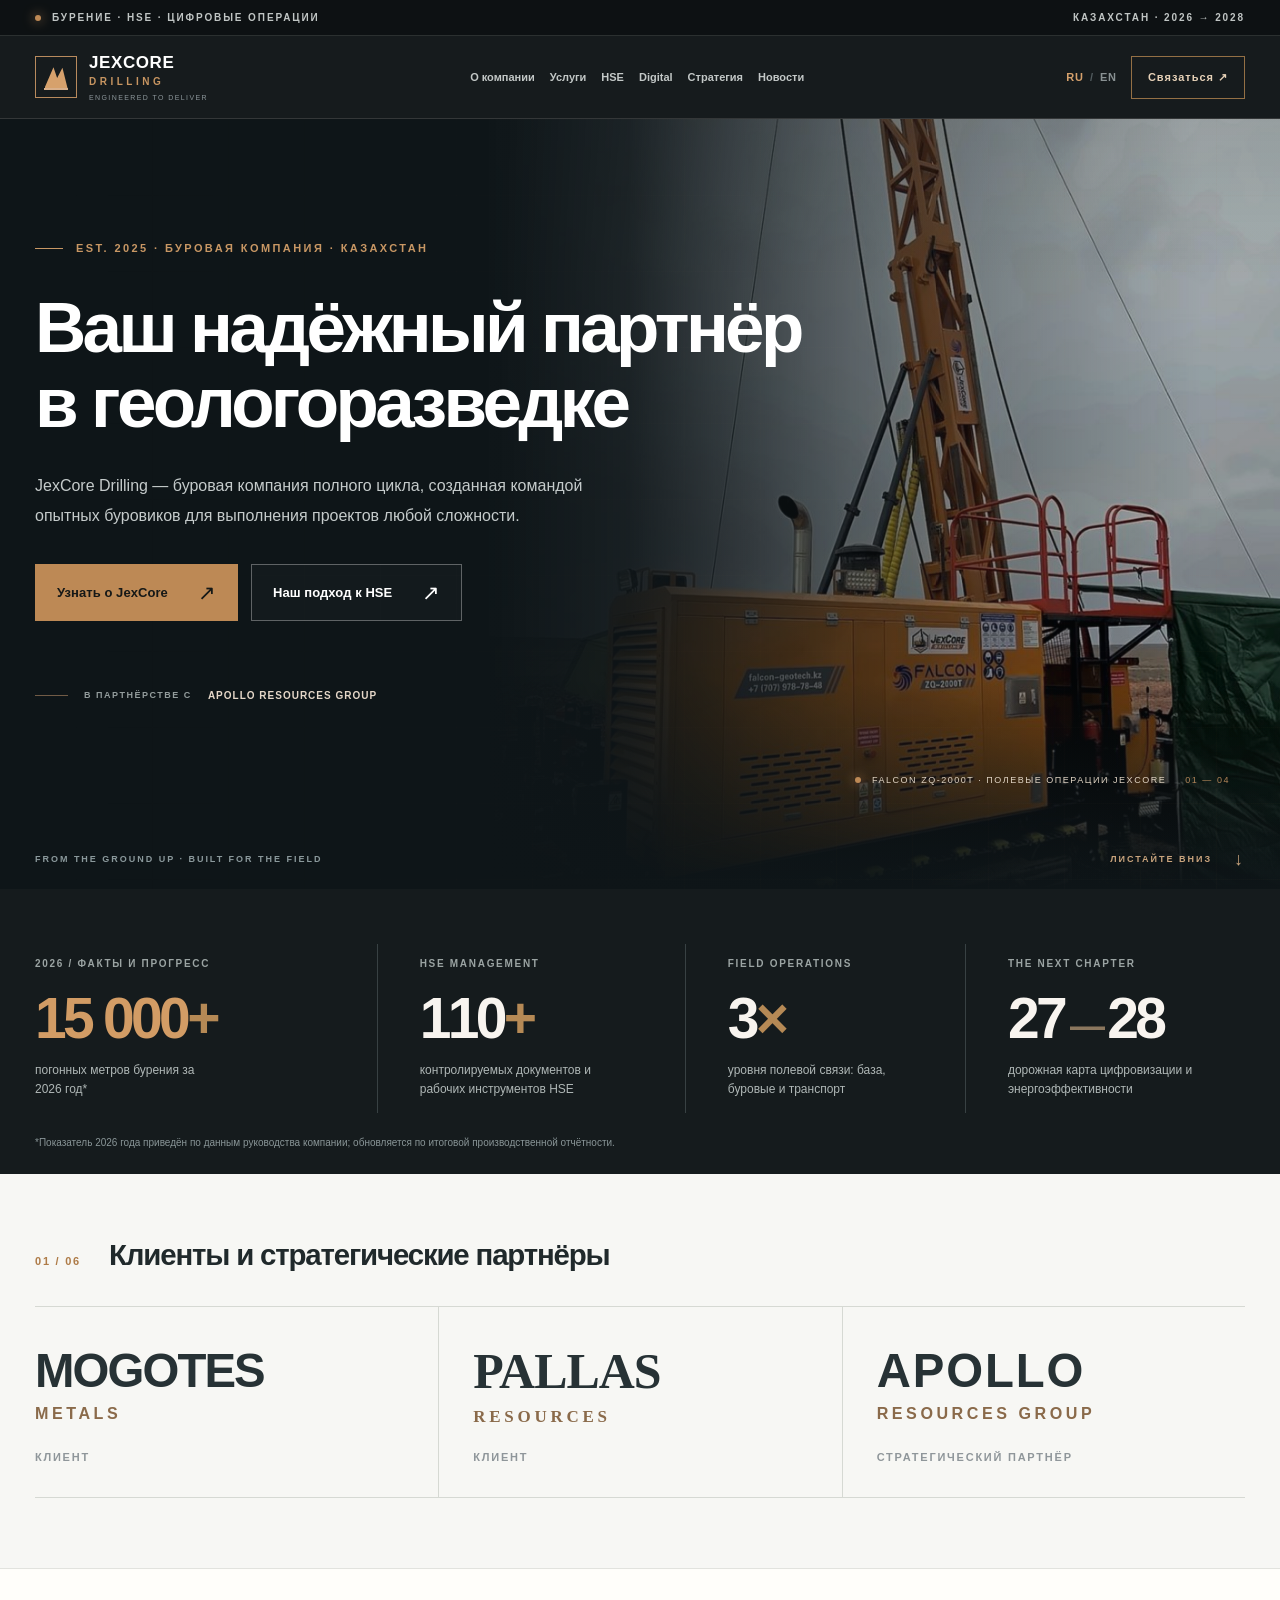
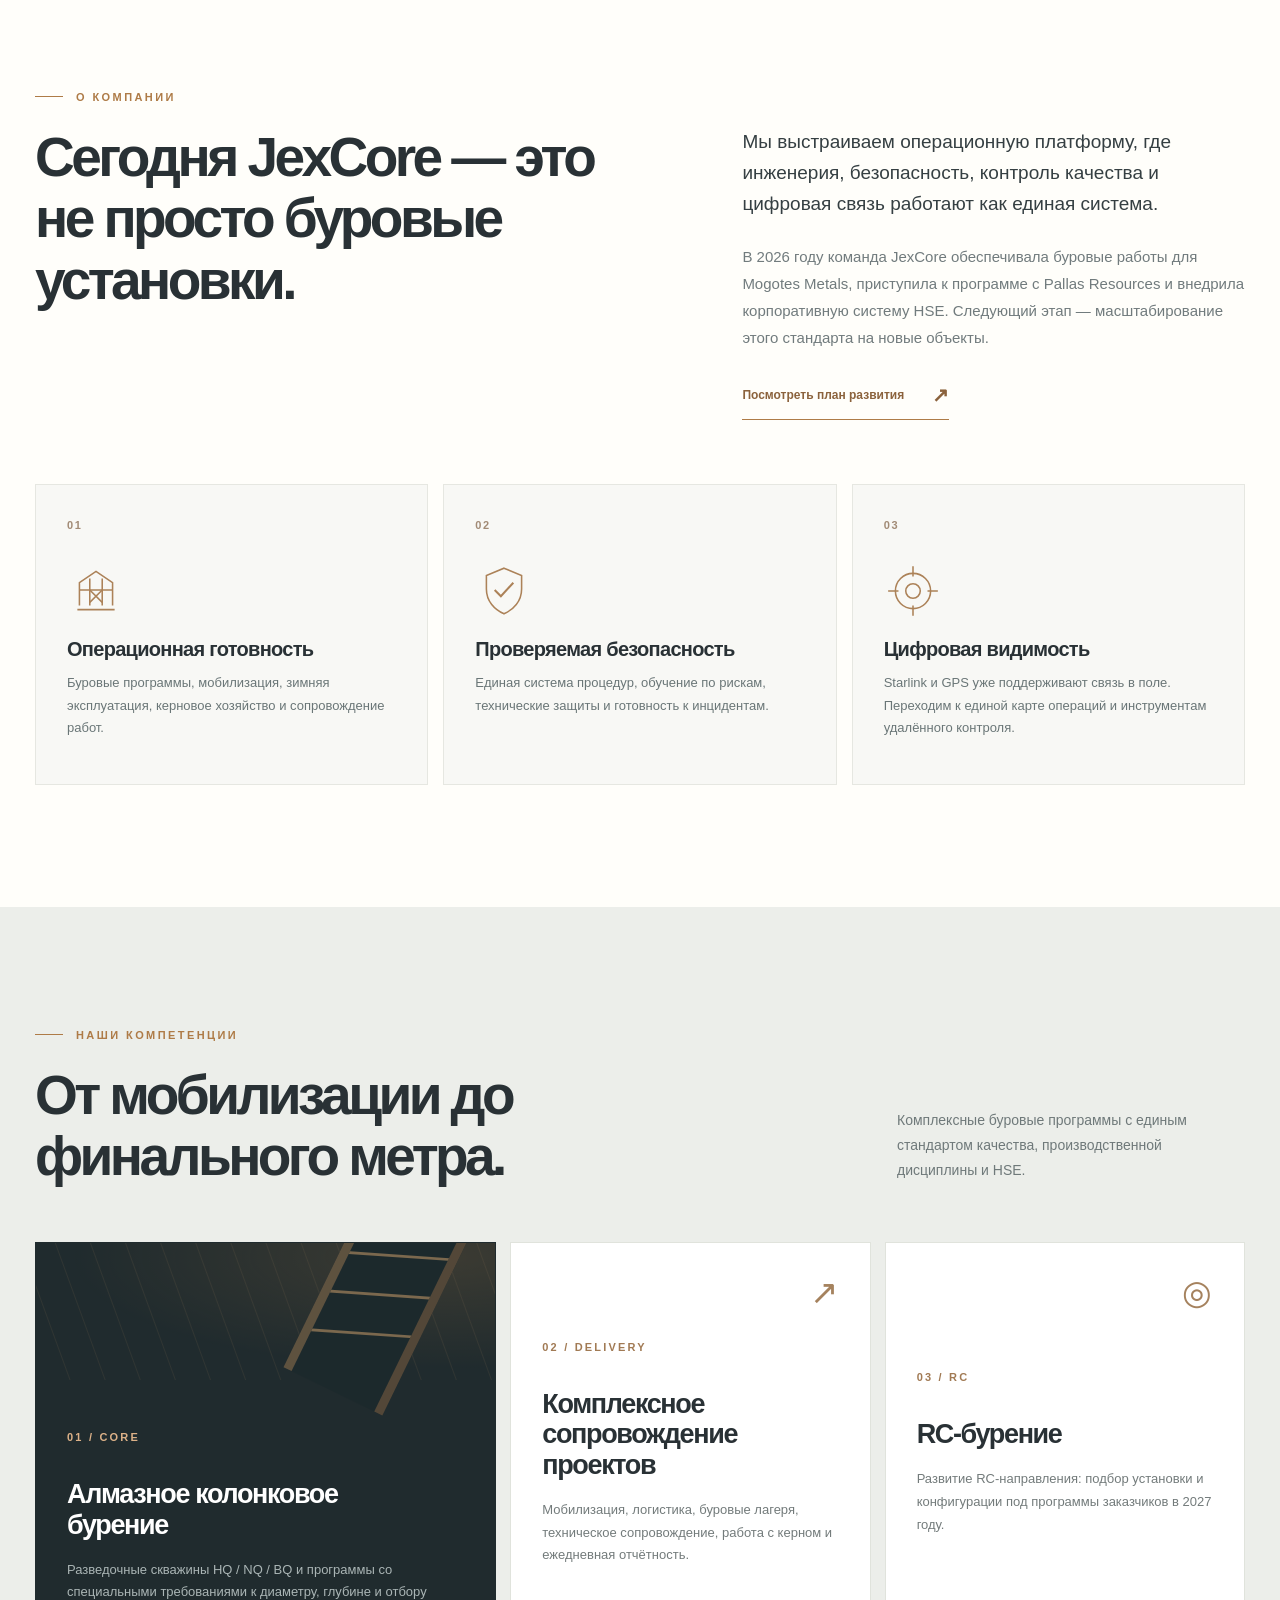
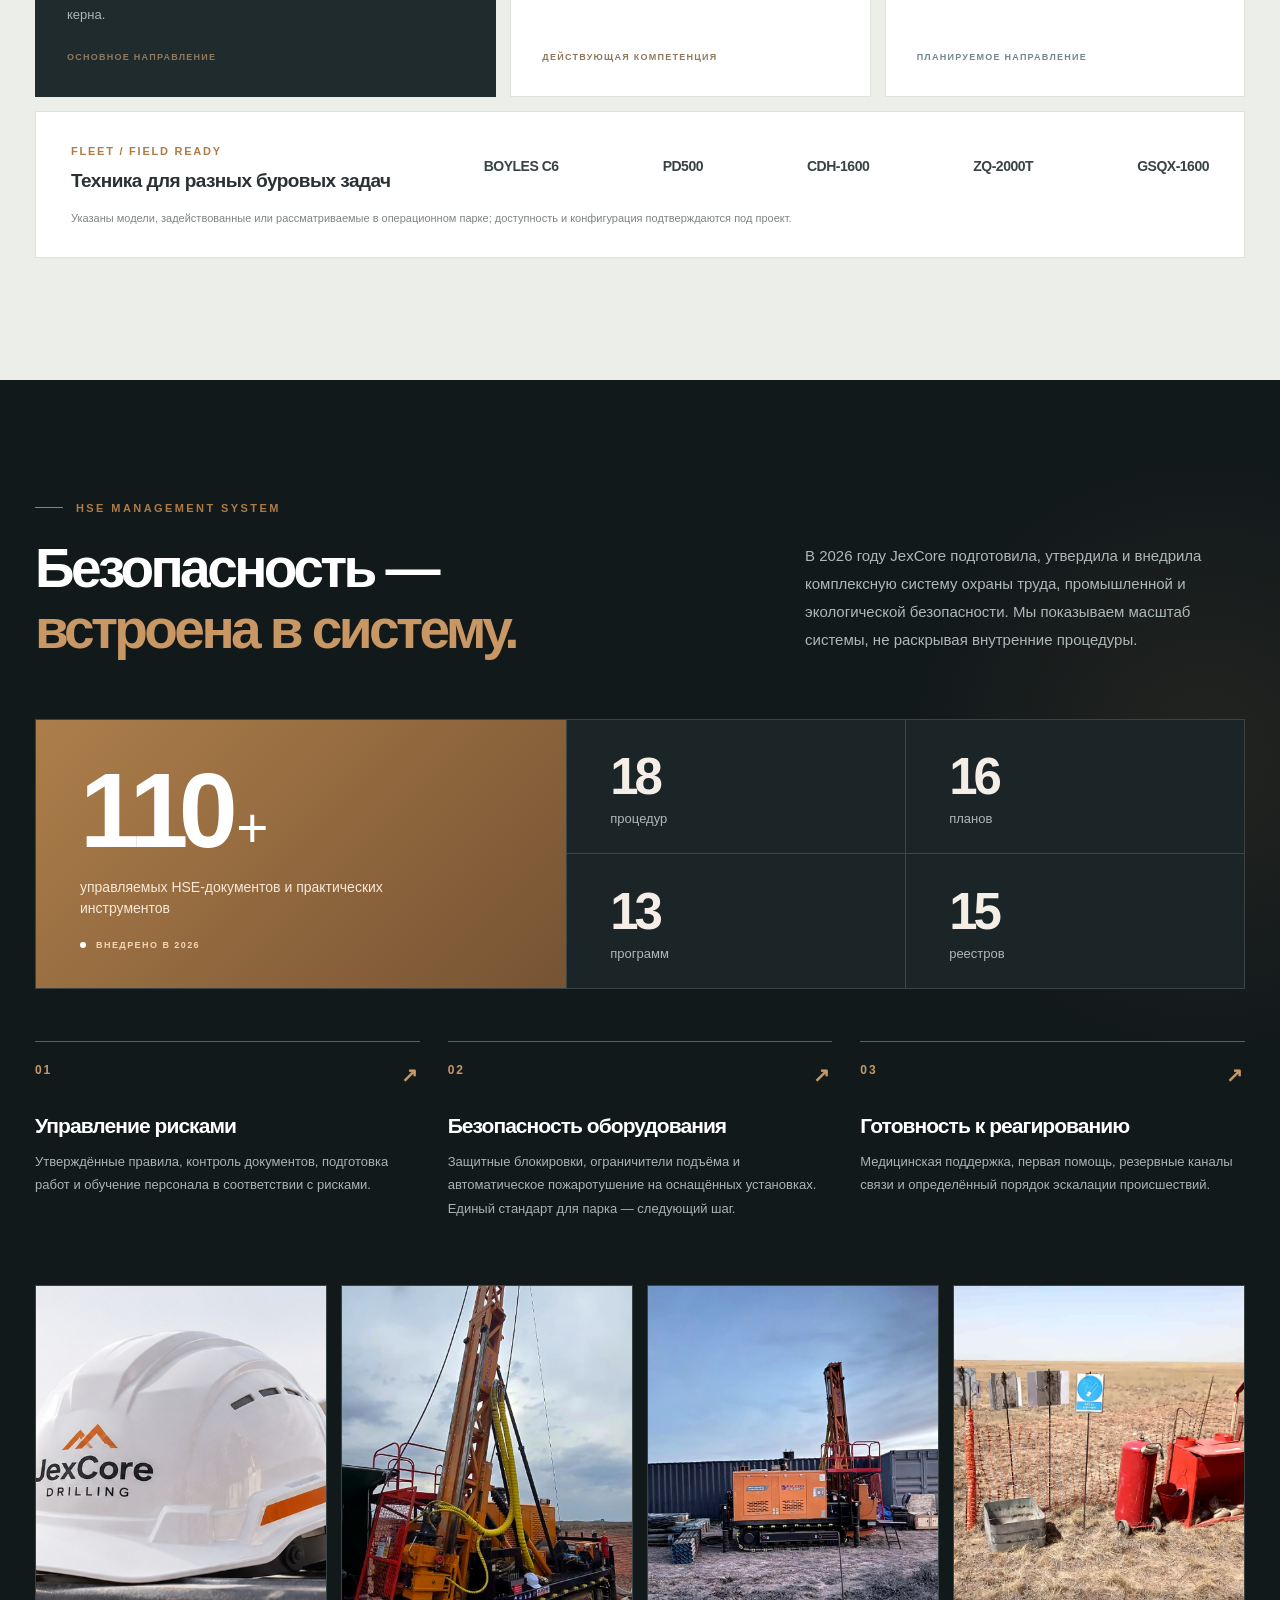
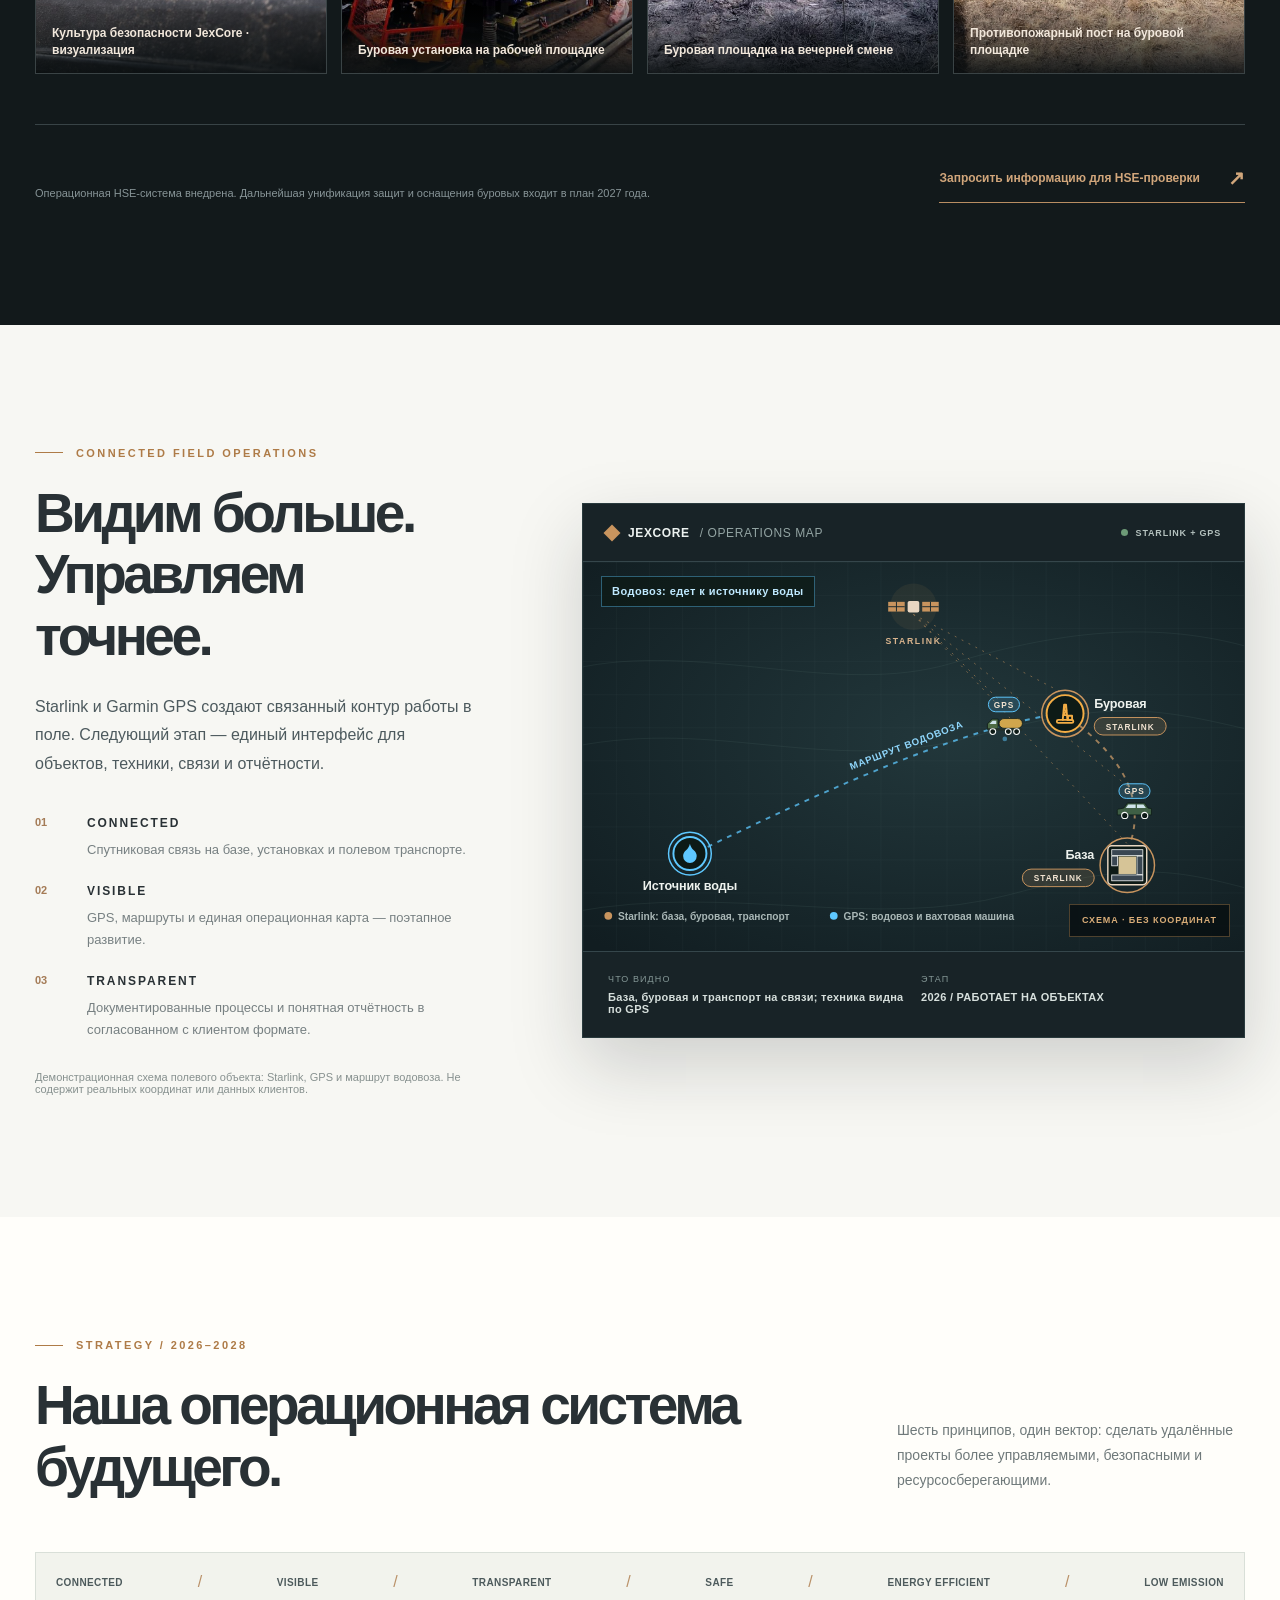
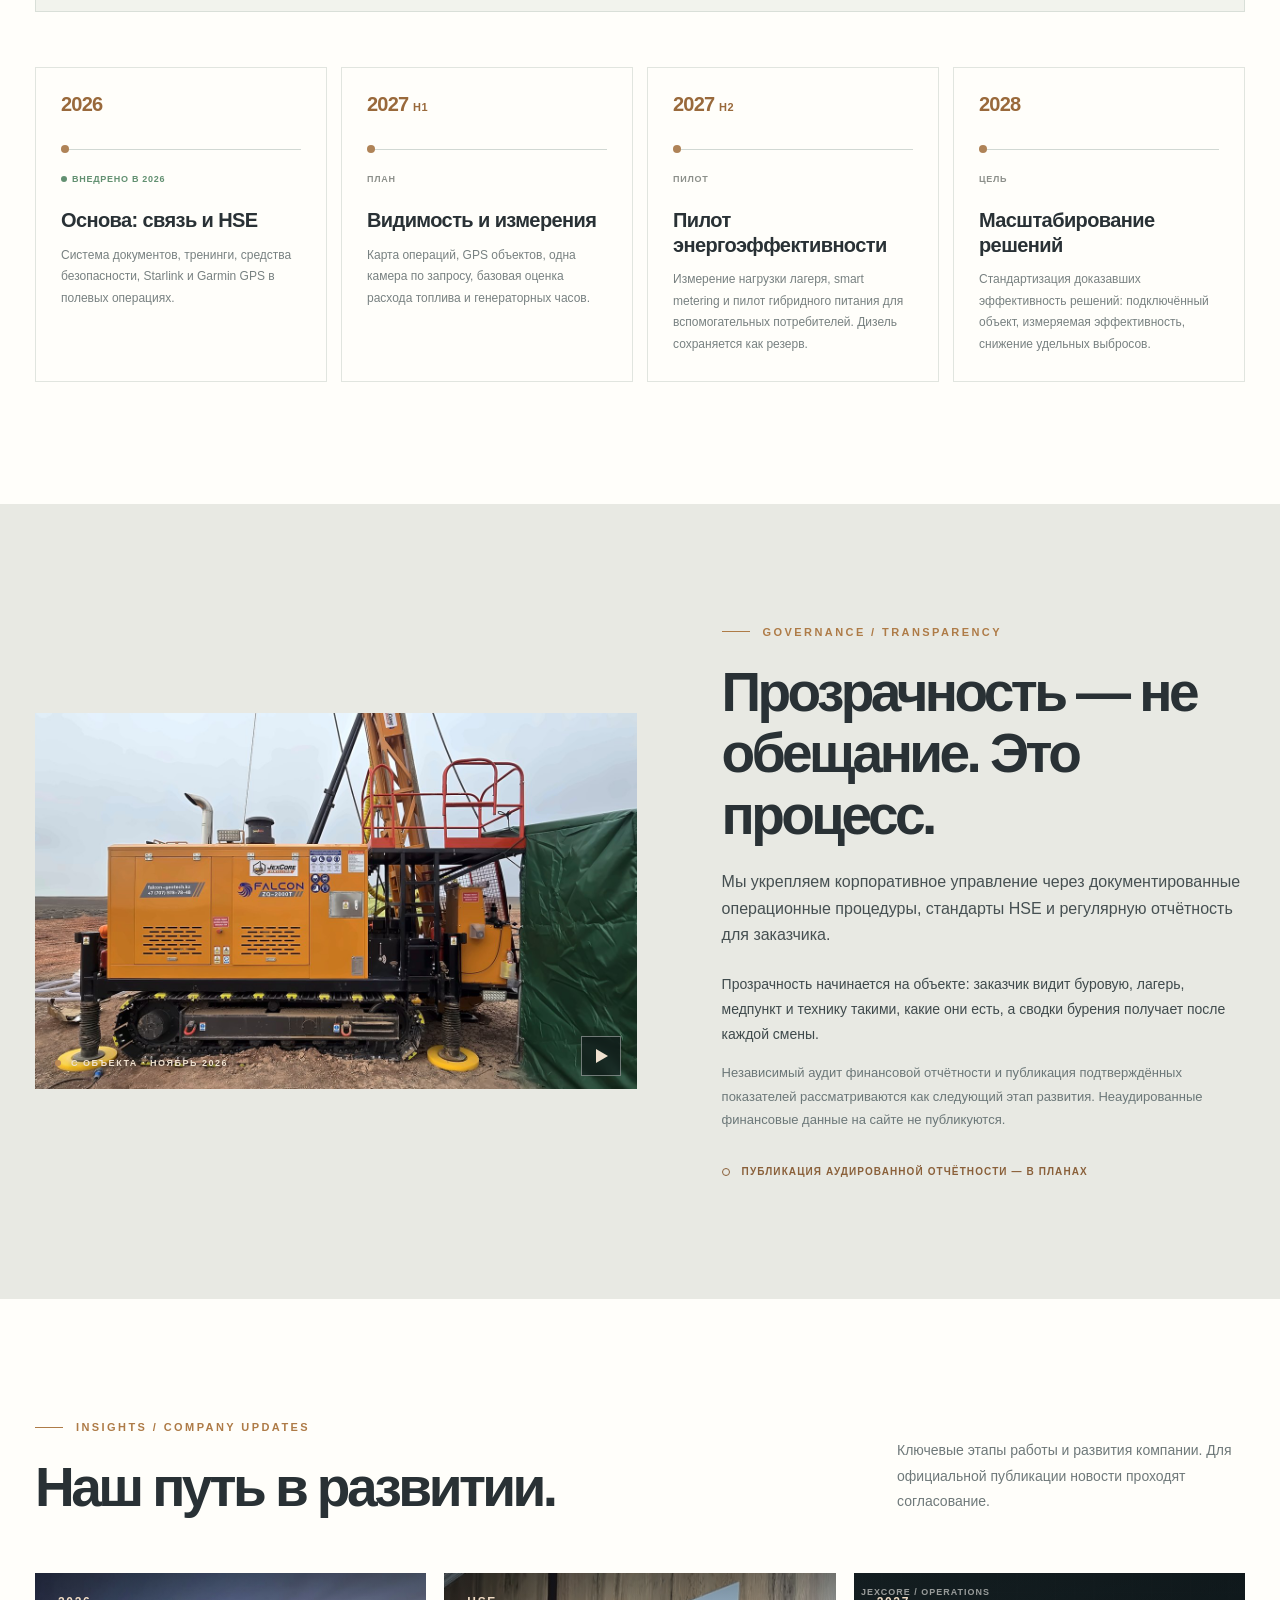
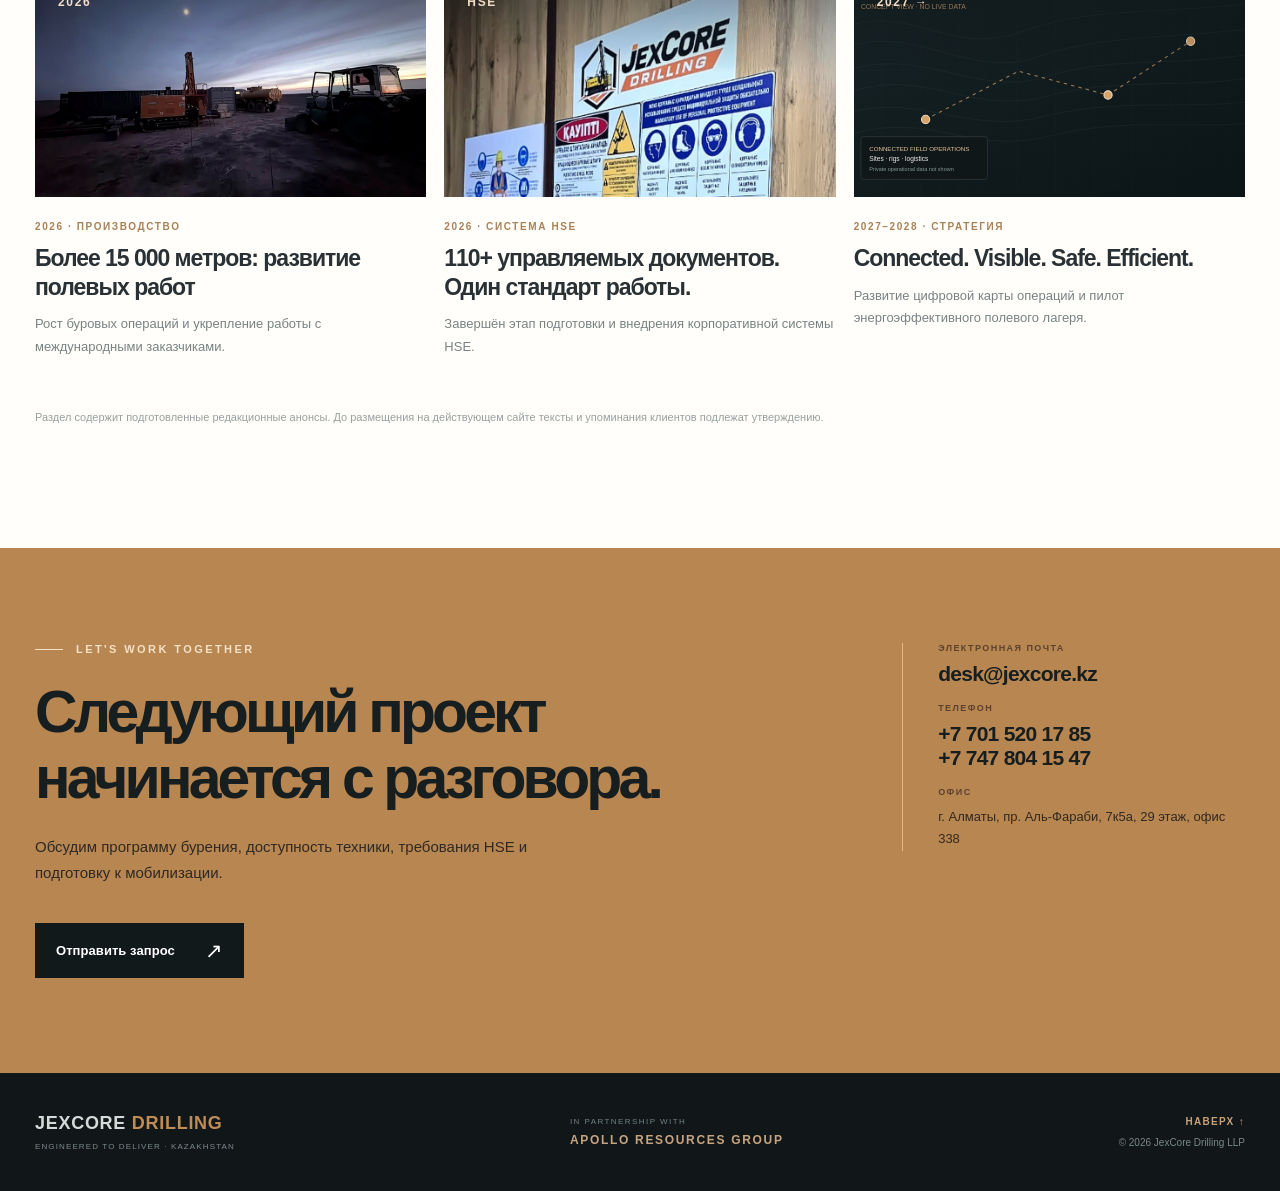
<file: index.html>
<!doctype html>
<html lang="ru">
<head>
  <meta charset="utf-8">
  <meta name="viewport" content="width=device-width,initial-scale=1">
  <title>JexCore Drilling — Ваш надёжный партнёр в геологоразведке</title>
  <meta name="description" content="JexCore Drilling — ваш надёжный партнёр в геологоразведке. Колонковое бурение, высокие стандарты HSE, современные полевые операции в Казахстане.">
  <meta name="theme-color" content="#101416">
  <meta property="og:title" content="JexCore Drilling | Ваш надёжный партнёр в геологоразведке">
  <meta property="og:description" content="High-standard drilling operations. Documented safety. Connected field teams.">
  <meta property="og:type" content="website">
  <link rel="icon" href="assets/favicon.svg" type="image/svg+xml">
  <link rel="stylesheet" href="styles.css">
</head>
<body>
  <a class="skip-link" href="#main" data-i18n="skip">Перейти к содержанию</a>
  <div class="preheader">
    <div class="container preheader-inner">
      <span class="signal"><i></i><span data-i18n="topLeft">БУРЕНИЕ · HSE · ЦИФРОВЫЕ ОПЕРАЦИИ</span></span>
      <span class="preheader-location" data-i18n="topRight">КАЗАХСТАН · 2026 → 2028</span>
    </div>
  </div>
  <header class="site-header" id="top">
    <div class="container header-inner">
      <a class="brand" href="#top" aria-label="JexCore Drilling — главная">
        <span class="brand-icon" aria-hidden="true"><span class="brand-chevron"></span><span class="brand-bar"></span></span>
        <span class="brand-lockup"><strong>JEXCORE<span>DRILLING</span></strong><small>ENGINEERED TO DELIVER</small></span>
      </a>
      <nav class="desktop-nav" aria-label="Основная навигация">
        <a href="#about" data-i18n="navAbout">О компании</a>
        <a href="#capabilities" data-i18n="navServices">Услуги</a>
        <a href="#hse" data-i18n="navHse">HSE</a>
        <a href="#digital" data-i18n="navDigital">Digital</a>
        <a href="#strategy" data-i18n="navStrategy">Стратегия</a>
        <a href="#updates" data-i18n="navUpdates">Новости</a>
      </nav>
      <div class="header-actions">
        <button class="lang-switch" id="languageSwitch" type="button" aria-label="Switch language"><span class="lang-active">RU</span><span class="lang-divider">/</span><span class="lang-inactive">EN</span></button>
        <a href="#contact" class="header-contact" data-i18n="navContact">Связаться <span aria-hidden="true">↗</span></a>
        <button class="menu-toggle" id="menuToggle" aria-label="Открыть меню" aria-expanded="false" aria-controls="mobileNav"><span></span><span></span><span></span></button>
      </div>
    </div>
    <nav class="mobile-nav" id="mobileNav" aria-label="Мобильная навигация">
      <a href="#about" data-i18n="navAbout">О компании</a><a href="#capabilities" data-i18n="navServices">Услуги</a><a href="#hse">HSE</a><a href="#digital">Digital</a><a href="#strategy" data-i18n="navStrategy">Стратегия</a><a href="#updates" data-i18n="navUpdates">Новости</a><a href="#contact" data-i18n="navContact">Связаться</a>
    </nav>
  </header>

  <main id="main">
    <section class="hero" aria-labelledby="heroHeading">
      <div class="hero-visual" aria-hidden="true"><picture><source media="(max-width:760px)" srcset="assets/photos/hero-rig-jexcore-m.jpg"><img src="assets/photos/hero-rig-jexcore.jpg" alt="" class="hero-photo hero-photo-rig" fetchpriority="high"></picture><div class="hero-visual-tint"></div></div>
      <div class="hero-wire" aria-hidden="true"></div>
      <div class="container hero-content">
        <div class="hero-copy">
          <div class="eyebrow hero-eyebrow"><span class="eyebrow-line"></span><span data-i18n="heroEyebrow">EST. 2025 · БУРОВАЯ КОМПАНИЯ · КАЗАХСТАН</span></div>
          <h1 id="heroHeading"><span data-i18n="heroTitle1">Ваш надёжный партнёр в</span> <span data-i18n="heroTitle2">геологоразведке</span></h1>
          <p class="hero-lede" data-i18n="heroLede">JexCore Drilling — буровая компания полного цикла, созданная командой опытных буровиков для выполнения проектов любой сложности.</p>
          <div class="hero-actions">
            <a href="#about" class="button button-primary"><span data-i18n="heroPrimary">Узнать о JexCore</span><span aria-hidden="true">↗</span></a>
            <a href="#hse" class="button button-secondary"><span data-i18n="heroSecondary">Наш подход к HSE</span><span aria-hidden="true">↗</span></a>
          </div>
          <div class="hero-partner"><span class="hero-partner-rule"></span><span data-i18n="heroPartner">В ПАРТНЁРСТВЕ С</span><strong>APOLLO RESOURCES GROUP</strong></div>
        </div>
      </div>
      <div class="hero-image-caption"><span class="caption-dot"></span><span data-i18n="heroCaption">FALCON ZQ-2000T · ПОЛЕВЫЕ ОПЕРАЦИИ JEXCORE</span><span class="caption-index">01 — 04</span></div>
      <div class="hero-bottom container"><span data-i18n="heroBottom">FROM THE GROUND UP · BUILT FOR THE FIELD</span><a href="#performance"><span data-i18n="scroll">ЛИСТАЙТЕ ВНИЗ</span><span aria-hidden="true">↓</span></a></div>
    </section>

    <section class="metrics section-dark" id="performance" aria-label="Компания в цифрах">
      <div class="container metrics-grid">
        <div class="metric metric-lead"><span class="metric-kicker" data-i18n="metricLead">2026 / ФАКТЫ И ПРОГРЕСС</span><div class="metric-big"><span class="counter" data-target="15000">15 000</span><span class="plus">+</span></div><p data-i18n="metric1">погонных метров бурения за 2026 год*</p></div>
        <div class="metric"><span class="metric-kicker">HSE MANAGEMENT</span><div class="metric-big"><span class="counter" data-target="110">110</span><span class="plus">+</span></div><p data-i18n="metric2">контролируемых документов и рабочих инструментов HSE</p></div>
        <div class="metric"><span class="metric-kicker">FIELD OPERATIONS</span><div class="metric-big metric-icon">3<span class="plus">×</span></div><p data-i18n="metric3">уровня полевой связи: база, буровые и транспорт</p></div>
        <div class="metric metric-year"><span class="metric-kicker">THE NEXT CHAPTER</span><div class="metric-big">27<span class="metric-dash">—</span>28</div><p data-i18n="metric4">дорожная карта цифровизации и энергоэффективности</p></div>
      </div>
      <div class="container metric-footnote" data-i18n="metricNote">*Показатель 2026 года приведён по данным руководства компании; обновляется по итоговой производственной отчётности.</div>
    </section>

    <section class="client-band client-band-xl" id="about" aria-labelledby="clientsHeading">
      <div class="container">
        <div class="client-head"><span class="section-tag">01 / 06</span><h2 id="clientsHeading" data-i18n="clientCaption">Клиенты и стратегические партнёры</h2></div>
        <div class="client-grid">
          <div class="client-cell"><div class="client-wordmark client-mogotes">MOGOTES <small>METALS</small></div><span class="client-role" data-i18n="clientRole1">Клиент</span></div>
          <div class="client-cell"><div class="client-wordmark client-pallas">PALLAS <small>RESOURCES</small></div><span class="client-role" data-i18n="clientRole2">Клиент</span></div>
          <div class="client-cell"><div class="client-wordmark client-apollo">APOLLO <small>RESOURCES GROUP</small></div><span class="client-role" data-i18n="clientRole3">Стратегический партнёр</span></div>
        </div>
      </div>
    </section>

    <section class="section section-about">
      <div class="container split-intro">
        <div class="section-intro reveal"><div class="eyebrow"><span class="eyebrow-line"></span><span data-i18n="aboutEyebrow">О КОМПАНИИ</span></div><h2 data-i18n="aboutTitle">Сегодня JexCore — это не просто буровые установки.</h2></div>
        <div class="section-detail reveal"><p class="lead" data-i18n="aboutLead">Мы выстраиваем операционную платформу, где инженерия, безопасность, контроль качества и цифровая связь работают как единая система.</p><p data-i18n="aboutBody">В 2026 году команда JexCore обеспечивала буровые работы для Mogotes Metals, приступила к программе с Pallas Resources и внедрила корпоративную систему HSE. Следующий этап — масштабирование этого стандарта на новые объекты.</p><a class="text-link" href="#strategy"><span data-i18n="aboutLink">Посмотреть план развития</span><span aria-hidden="true">↗</span></a></div>
      </div>
      <div class="container progress-grid">
        <article class="progress-card reveal"><span class="progress-number">01</span><div class="progress-symbol"><svg viewBox="0 0 56 56" fill="none" aria-hidden="true"><path d="M12 42V20L28 9L44 20V42M12 27H44M22 16V42M34 16V42M10 46H46" stroke="currentColor" stroke-width="1.5"/><path d="M22 27L34 39M34 27L22 39" stroke="currentColor" stroke-width="1.5"/></svg></div><h3 data-i18n="progress1Title">Операционная готовность</h3><p data-i18n="progress1Text">Буровые программы, мобилизация, зимняя эксплуатация, керновое хозяйство и сопровождение работ.</p></article>
        <article class="progress-card reveal"><span class="progress-number">02</span><div class="progress-symbol"><svg viewBox="0 0 56 56" fill="none" aria-hidden="true"><path d="M28 6L45 13V26C45 38 37 46 28 50C19 46 11 38 11 26V13L28 6Z" stroke="currentColor" stroke-width="1.5"/><path d="M19 27L25 33L37 20" stroke="currentColor" stroke-width="2"/></svg></div><h3 data-i18n="progress2Title">Проверяемая безопасность</h3><p data-i18n="progress2Text">Единая система процедур, обучение по рискам, технические защиты и готовность к инцидентам.</p></article>
        <article class="progress-card reveal"><span class="progress-number">03</span><div class="progress-symbol"><svg viewBox="0 0 56 56" fill="none" aria-hidden="true"><circle cx="28" cy="28" r="17" stroke="currentColor" stroke-width="1.5"/><circle cx="28" cy="28" r="7" stroke="currentColor" stroke-width="1.5"/><path d="M28 4V14M28 42V52M4 28H14M42 28H52" stroke="currentColor" stroke-width="1.5"/></svg></div><h3 data-i18n="progress3Title">Цифровая видимость</h3><p data-i18n="progress3Text">Starlink и GPS уже поддерживают связь в поле. Переходим к единой карте операций и инструментам удалённого контроля.</p></article>
      </div>
    </section>

    <section class="section section-services" id="capabilities">
      <div class="container"><div class="section-heading-row reveal"><div><div class="eyebrow"><span class="eyebrow-line"></span><span data-i18n="serviceEyebrow">НАШИ КОМПЕТЕНЦИИ</span></div><h2 data-i18n="serviceTitle">От мобилизации до финального метра.</h2></div><p data-i18n="serviceIntro">Комплексные буровые программы с единым стандартом качества, производственной дисциплины и HSE.</p></div>
      <div class="services-grid">
        <article class="service-card service-card-feature reveal"><div class="service-card-art drill-pattern" aria-hidden="true"><div class="drill-drawing"><span></span><span></span><span></span></div></div><span class="service-index">01 / CORE</span><h3 data-i18n="service1Title">Алмазное колонковое бурение</h3><p data-i18n="service1Text">Разведочные скважины HQ / NQ / BQ и программы со специальными требованиями к диаметру, глубине и отбору керна.</p><span class="service-outcome" data-i18n="service1Tag">ОСНОВНОЕ НАПРАВЛЕНИЕ</span></article>
        <article class="service-card reveal"><div class="service-small-icon">↗</div><span class="service-index">02 / DELIVERY</span><h3 data-i18n="service2Title">Комплексное сопровождение проектов</h3><p data-i18n="service2Text">Мобилизация, логистика, буровые лагеря, техническое сопровождение, работа с керном и ежедневная отчётность.</p><span class="service-outcome" data-i18n="service2Tag">ДЕЙСТВУЮЩАЯ КОМПЕТЕНЦИЯ</span></article>
        <article class="service-card reveal"><div class="service-small-icon">◎</div><span class="service-index">03 / RC</span><h3 data-i18n="service3Title">RC-бурение</h3><p data-i18n="service3Text">Развитие RC-направления: подбор установки и конфигурации под программы заказчиков в 2027 году.</p><span class="service-outcome planned" data-i18n="service3Tag">ПЛАНИРУЕМОЕ НАПРАВЛЕНИЕ</span></article>
      </div>
      <div class="fleet-strip reveal"><div class="fleet-caption"><span class="section-tag">FLEET / FIELD READY</span><h3 data-i18n="fleetTitle">Техника для разных буровых задач</h3></div><div class="fleet-models"><span>BOYLES C6</span><span>PD500</span><span>CDH-1600</span><span>ZQ-2000T</span><span>GSQX-1600</span></div><p data-i18n="fleetNote">Указаны модели, задействованные или рассматриваемые в операционном парке; доступность и конфигурация подтверждаются под проект.</p></div>
      </div>
    </section>

    <section class="section section-hse" id="hse">
      <div class="hse-glow" aria-hidden="true"></div>
      <div class="container hse-top reveal"><div><div class="eyebrow"><span class="eyebrow-line"></span>HSE MANAGEMENT SYSTEM</div><h2><span data-i18n="hseTitle1">Безопасность —</span><br><em data-i18n="hseTitle2">встроена в систему.</em></h2></div><p data-i18n="hseIntro">В 2026 году JexCore подготовила, утвердила и внедрила комплексную систему охраны труда, промышленной и экологической безопасности. Мы показываем масштаб системы, не раскрывая внутренние процедуры.</p></div>
      <div class="container hse-stats reveal"><div class="hse-main-stat"><div class="hse-main-value">110<span>+</span></div><p data-i18n="hseStatMain">управляемых HSE-документов и практических инструментов</p><span class="status-line"><i></i><span data-i18n="statusImplemented">ВНЕДРЕНО В 2026</span></span></div><div class="hse-stat-grid"><div><strong>18</strong><span data-i18n="hseS1">процедур</span></div><div><strong>16</strong><span data-i18n="hseS2">планов</span></div><div><strong>13</strong><span data-i18n="hseS3">программ</span></div><div><strong>15</strong><span data-i18n="hseS4">реестров</span></div></div></div>
      <div class="container hse-pillars">
        <article class="hse-pillar reveal"><div class="hse-pillar-mark">01 <span>↗</span></div><h3 data-i18n="hseP1">Управление рисками</h3><p data-i18n="hseP1Body">Утверждённые правила, контроль документов, подготовка работ и обучение персонала в соответствии с рисками.</p></article>
        <article class="hse-pillar reveal"><div class="hse-pillar-mark">02 <span>↗</span></div><h3 data-i18n="hseP2">Безопасность оборудования</h3><p data-i18n="hseP2Body">Защитные блокировки, ограничители подъёма и автоматическое пожаротушение на оснащённых установках. Единый стандарт для парка — следующий шаг.</p></article>
        <article class="hse-pillar reveal"><div class="hse-pillar-mark">03 <span>↗</span></div><h3 data-i18n="hseP3">Готовность к реагированию</h3><p data-i18n="hseP3Body">Медицинская поддержка, первая помощь, резервные каналы связи и определённый порядок эскалации происшествий.</p></article>
      </div>
      <div class="container hse-photos reveal">
        <figure><img src="assets/photos/hse-first-aid.jpg" alt="Культура безопасности JexCore · визуализация" loading="lazy" data-i18n-alt="hsePhoto1"><figcaption data-i18n="hsePhoto1">Культура безопасности JexCore · визуализация</figcaption></figure>
        <figure><img src="assets/photos/hse-guard.jpg" alt="Буровая установка на рабочей площадке" loading="lazy" data-i18n-alt="hsePhoto2"><figcaption data-i18n="hsePhoto2">Буровая установка на рабочей площадке</figcaption></figure>
        <figure><img src="assets/photos/hse-crew-ppe.jpg" alt="Буровая площадка на вечерней смене" loading="lazy" data-i18n-alt="hsePhoto4"><figcaption data-i18n="hsePhoto4">Буровая площадка на вечерней смене</figcaption></figure>
        <figure><img src="assets/photos/hse-fire-point.jpg" alt="Противопожарный пост на буровой площадке" loading="lazy" data-i18n-alt="hsePhoto3"><figcaption data-i18n="hsePhoto3">Противопожарный пост на буровой площадке</figcaption></figure>
        
      </div>
      <div class="container hse-bottom"><p data-i18n="hseFooter">Операционная HSE-система внедрена. Дальнейшая унификация защит и оснащения буровых входит в план 2027 года.</p><a href="#contact" class="text-link light-link"><span data-i18n="hseCta">Запросить информацию для HSE-проверки</span><span aria-hidden="true">↗</span></a></div>
    </section>

    <section class="section section-digital" id="digital">
      <div class="container digital-grid"><div class="digital-copy reveal"><div class="eyebrow"><span class="eyebrow-line"></span><span data-i18n="digitalEyebrow">CONNECTED FIELD OPERATIONS</span></div><h2 data-i18n="digitalTitle">Видим больше. Управляем точнее.</h2><p class="lead" data-i18n="digitalLead">Starlink и Garmin GPS создают связанный контур работы в поле. Следующий этап — единый интерфейс для объектов, техники, связи и отчётности.</p>
          <div class="digital-points"><div><span class="point-icon">01</span><div><strong data-i18n="digital1T">CONNECTED</strong><p data-i18n="digital1B">Спутниковая связь на базе, установках и полевом транспорте.</p></div></div><div><span class="point-icon">02</span><div><strong data-i18n="digital2T">VISIBLE</strong><p data-i18n="digital2B">GPS, маршруты и единая операционная карта — поэтапное развитие.</p></div></div><div><span class="point-icon">03</span><div><strong data-i18n="digital3T">TRANSPARENT</strong><p data-i18n="digital3B">Документированные процессы и понятная отчётность в согласованном с клиентом формате.</p></div></div></div>
          <span class="digital-tiny" data-i18n="digitalDisclaimer">Демонстрационная схема полевого объекта: Starlink, GPS и маршрут водовоза. Не содержит реальных координат или данных клиентов.</span>
        </div>
        <div class="ops-demo reveal" aria-label="Схема полевого объекта JexCore: Starlink и GPS" data-i18n-aria="opsAria">
          <div class="ops-top"><div class="ops-logo"><span class="ops-square"></span>JEXCORE<span> / OPERATIONS MAP</span></div><div class="ops-system"><i></i><span data-i18n="opsDemo">STARLINK + GPS</span></div></div>
<div class="ops-stage">
          <div class="site-scheme" data-pane-id="scheme">
            <svg viewBox="0 0 680 400" role="img" aria-labelledby="schemeTitle schemeDesc" id="siteScheme">
              <title id="schemeTitle" data-i18n="schemeTitle">Схема полевого объекта JexCore</title>
              <desc id="schemeDesc" data-i18n="schemeDesc">База, буровая и источник воды на связи через Starlink; водовоз и вахтовый транспорт видны по GPS. Схема без реальных координат.</desc>
              <defs>
                <radialGradient id="ssBg" cx="55%" cy="45%" r="75%"><stop offset="0" stop-color="#22373b"/><stop offset="1" stop-color="#111d21"/></radialGradient>
                <pattern id="ssGrid" width="34" height="34" patternUnits="userSpaceOnUse"><path d="M34 0H0V34" fill="none" stroke="#82a09d" stroke-opacity=".07"/></pattern>
              </defs>
              <rect width="680" height="400" fill="url(#ssBg)"/><rect width="680" height="400" fill="url(#ssGrid)"/>
              <g fill="none" stroke="#6f8c87" stroke-opacity=".13"><path d="M-10 110C120 80 260 140 380 104S600 60 700 92"/><path d="M-10 190C140 160 250 220 400 180S590 150 700 176"/><path d="M-10 360C150 330 300 380 440 342S620 320 700 340"/></g>
              <g id="ssBeams" stroke="#c8945e" stroke-width="1" stroke-dasharray="2 6" opacity=".55"></g>
              <path id="ssRouteWater" d="M492 156C400 168 262 228 118 298" fill="none" stroke="#5ec8ff" stroke-width="2" stroke-dasharray="5 6" opacity=".75"/>
              <path id="ssRouteBase" d="M556 306C584 252 560 204 500 160" fill="none" stroke="#d6a16c" stroke-width="2" stroke-dasharray="5 6" opacity=".7"/>
              <text x="276" y="214" class="ss-route" data-i18n="schemeRouteWater" transform="rotate(-21 276 214)">маршрут водовоза</text>
              <g id="ssTrail" fill="#5ec8ff"></g>
              <!-- satellite -->
              <g transform="translate(340 46)"><circle r="24" fill="#c8945e" fill-opacity=".08"/><g class="ss-sat"><rect x="-6" y="-6" width="12" height="12" rx="2" fill="#e9d7c2"/><rect x="-26" y="-5" width="17" height="10" fill="#c8945e"/><rect x="9" y="-5" width="17" height="10" fill="#c8945e"/><path d="M-26 0h17M9 0h17M-17.5-5v10M17.5-5v10" stroke="#1a2a2e" stroke-width="1"/></g><text y="38" class="ss-tag" text-anchor="middle">STARLINK</text></g>
              <!-- water source -->
              <g transform="translate(110 300)"><circle r="22" class="ss-ping ss-ping-blue"/><circle r="17" fill="#0d1a16" stroke="#5ec8ff" stroke-width="2"/><path d="M0-10c.5 2.6 2 5 4 6.7s3 3.7 3 5.9a7 7 0 0 1-14 0c0-2.2 1-4.2 3-5.9S-.5-7.4 0-10z" fill="#5ec8ff"/><text y="38" class="ss-label" text-anchor="middle" data-i18n="schemeWater">Источник воды</text></g>
              <!-- rig -->
              <g transform="translate(496 156)"><circle r="24" class="ss-ping"/><circle r="19" fill="#0d1a16" stroke="#f3ad45" stroke-width="2"/><g fill="none" stroke="#f3ad45" stroke-width="1.9" stroke-linecap="round" stroke-linejoin="round" transform="translate(-12 -12)"><path d="M9.6 18.5 11 2.8h2L14.4 18.5"/><path d="M10.3 13.6h3.4M10.7 8.6h2.6M10.3 13.6l3-5M10.7 8.6l2-5"/><rect x="3.5" y="18.5" width="17" height="3" rx="1.5"/><path d="M15 14.2h4.2v4.3H15z"/></g><text x="30" y="-6" class="ss-label" data-i18n="schemeRig">Буровая</text><g transform="translate(30 4)"><rect width="74" height="18" rx="9" class="ss-chip"/><text x="37" y="12.5" text-anchor="middle" class="ss-chip-t">STARLINK</text></g></g>
              <!-- base: four containers around a yard -->
              <g transform="translate(560 312)"><circle r="28" class="ss-ping"/><g transform="translate(-20 -20)"><rect x="0" y="0" width="40" height="40" rx="4" fill="#0d1a16" stroke="#e9d7c2" stroke-width="1.5"/><rect x="11" y="11" width="18" height="18" fill="#d6c497"/><g fill="#3a4752" stroke="#f4f6f5" stroke-width=".8"><rect x="4" y="4" width="32" height="6"/><rect x="4" y="30" width="32" height="6"/><rect x="30" y="10.6" width="6" height="18.8"/><rect x="4" y="10.6" width="6" height="10"/></g></g><text x="-34" y="-6" class="ss-label" text-anchor="end" data-i18n="schemeBase">База</text><g transform="translate(-108 4)"><rect width="74" height="18" rx="9" class="ss-chip"/><text x="37" y="12.5" text-anchor="middle" class="ss-chip-t">STARLINK</text></g></g>
              <!-- vehicles -->
              <g id="ssWater" transform="translate(492 156)"><g class="ss-flip"><g class="v-body"><rect x="-19" y="-8" width="24" height="10" rx="5" fill="#d1a64d" stroke="#0d1a16" stroke-width=".8"/><path d="M6-7.5h6.4l4.6 5v5.6H6z" fill="#4d6b45" stroke="#0d1a16" stroke-width=".8"/><path d="M7.9-5.8h3.8l3.2 3.4h-7z" fill="#cfe3ea"/><rect x="-19" y="2" width="36" height="2.4" rx="1" fill="#22302b"/><g fill="#0d1a16" stroke="#f5f8f6" stroke-width="1.1"><circle cx="-13" cy="5.4" r="3"/><circle cx="-4.5" cy="5.4" r="3"/><circle cx="11.5" cy="5.4" r="3"/></g></g></g><g transform="translate(-16 -30)"><rect width="32" height="15" rx="7.5" class="ss-chip ss-chip-gps"/><text x="16" y="11" text-anchor="middle" class="ss-chip-t">GPS</text></g></g>
              <g id="ssCar" transform="translate(556 306)"><g class="ss-flip"><g class="v-body"><path d="M-17.5-2.5-14-3l3.5-5.2h17.8L11-3l5.4 1a1.6 1.6 0 0 1 1.3 1.6V4h-35.2z" fill="#3f5f45" stroke="#0d1a16" stroke-width=".8"/><path d="M-9.2-6.8h6.6V-3h-9.2zM-1.2-6.8h7.6L9-3H-1.2z" fill="#cfe3ea"/><g fill="#0d1a16" stroke="#f5f8f6" stroke-width="1.1"><circle cx="-10.5" cy="4.6" r="3.2"/><circle cx="10" cy="4.6" r="3.2"/></g></g></g><g transform="translate(-16 -28)"><rect width="32" height="15" rx="7.5" class="ss-chip ss-chip-gps"/><text x="16" y="11" text-anchor="middle" class="ss-chip-t">GPS</text></g></g>
              <!-- legend -->
              <g transform="translate(22 368)" class="ss-legend"><circle r="4" cx="4" cy="-4" fill="#c8945e"/><text x="14" y="0" data-i18n="schemeLegendSat">Starlink: база, буровая, транспорт</text><circle r="4" cx="236" cy="-4" fill="#5ec8ff"/><text x="246" y="0" data-i18n="schemeLegendGps">GPS: водовоз и вахтовая машина</text></g>
            </svg>
            <div class="ss-status" id="ssStatus" aria-hidden="true"></div>
            <span class="ops-illustration-label" data-i18n="schemeBadge">СХЕМА · БЕЗ КООРДИНАТ</span>
          </div>
</div>
          <div class="ops-bottom"><div><span data-i18n="opsIndicator">ЧТО ВИДНО</span><strong data-i18n="opsState">База, буровая и транспорт на связи; техника видна по GPS</strong></div><div><span data-i18n="opsNext">ЭТАП</span><strong data-i18n="opsPhase">2026 / РАБОТАЕТ НА ОБЪЕКТАХ</strong></div></div>
        </div>
      </div>
    </section>

    <section class="section section-strategy" id="strategy">
      <div class="container"><div class="section-heading-row reveal"><div><div class="eyebrow"><span class="eyebrow-line"></span><span data-i18n="strategyEyebrow">STRATEGY / 2026–2028</span></div><h2 data-i18n="strategyTitle">Наша операционная система будущего.</h2></div><p data-i18n="strategyIntro">Шесть принципов, один вектор: сделать удалённые проекты более управляемыми, безопасными и ресурсосберегающими.</p></div>
        <div class="strategy-wordline" aria-label="Connected, Visible, Transparent, Safe, Energy Efficient, Low Emission"><span>CONNECTED</span><b>/</b><span>VISIBLE</span><b>/</b><span>TRANSPARENT</span><b>/</b><span>SAFE</span><b>/</b><span>ENERGY EFFICIENT</span><b>/</b><span>LOW EMISSION</span></div>
        <div class="strategy-steps">
          <article class="strategy-step reveal"><span class="step-year">2026</span><div class="step-rail"><i></i></div><div><div class="step-status implemented"><i></i><span data-i18n="statusImplemented">ВНЕДРЕНО В 2026</span></div><h3 data-i18n="roadmap1Title">Основа: связь и HSE</h3><p data-i18n="roadmap1Text">Система документов, тренинги, средства безопасности, Starlink и Garmin GPS в полевых операциях.</p></div></article>
          <article class="strategy-step reveal"><span class="step-year">2027 <small>H1</small></span><div class="step-rail"><i></i></div><div><div class="step-status"><span data-i18n="statusPlanned">ПЛАН</span></div><h3 data-i18n="roadmap2Title">Видимость и измерения</h3><p data-i18n="roadmap2Text">Карта операций, GPS объектов, одна камера по запросу, базовая оценка расхода топлива и генераторных часов.</p></div></article>
          <article class="strategy-step reveal"><span class="step-year">2027 <small>H2</small></span><div class="step-rail"><i></i></div><div><div class="step-status"><span data-i18n="statusPilot">ПИЛОТ</span></div><h3 data-i18n="roadmap3Title">Пилот энергоэффективности</h3><p data-i18n="roadmap3Text">Измерение нагрузки лагеря, smart metering и пилот гибридного питания для вспомогательных потребителей. Дизель сохраняется как резерв.</p></div></article>
          <article class="strategy-step reveal"><span class="step-year">2028</span><div class="step-rail"><i></i></div><div><div class="step-status"><span data-i18n="statusGoal">ЦЕЛЬ</span></div><h3 data-i18n="roadmap4Title">Масштабирование решений</h3><p data-i18n="roadmap4Text">Стандартизация доказавших эффективность решений: подключённый объект, измеряемая эффективность, снижение удельных выбросов.</p></div></article>
        </div>
      </div>
    </section>

    <section class="section section-governance" id="governance"><div class="container governance-grid"><figure class="governance-media">
          <video class="auto-video" src="assets/video/field-reel.mp4" poster="assets/video/field-reel-poster.jpg" muted loop playsinline preload="none" aria-label="Видео с объекта: буровая, база, водовоз, техника, вечер и ночная смена" data-i18n-aria="reelAria"></video>
          <button class="video-toggle" type="button" aria-label="Пауза" data-i18n-aria="videoPause"><span aria-hidden="true"></span></button>
          <figcaption><span class="caption-dot"></span><span data-i18n="reelCaption">С ОБЪЕКТА · НОЯБРЬ 2026</span></figcaption>
        </figure><div class="governance-copy reveal"><div class="eyebrow"><span class="eyebrow-line"></span><span data-i18n="governanceEyebrow">GOVERNANCE / TRANSPARENCY</span></div><h2 data-i18n="governanceTitle">Прозрачность — не обещание. Это процесс.</h2><p class="lead" data-i18n="governanceLead">Мы укрепляем корпоративное управление через документированные операционные процедуры, стандарты HSE и регулярную отчётность для заказчика.</p><p data-i18n="governanceField">Прозрачность начинается на объекте: заказчик видит буровую, лагерь, медпункт и технику такими, какие они есть, а сводки бурения получает после каждой смены.</p><p data-i18n="governanceBody">Независимый аудит финансовой отчётности и публикация подтверждённых показателей рассматриваются как следующий этап развития. Неаудированные финансовые данные на сайте не публикуются.</p><div class="governance-status"><i></i><span data-i18n="governanceBadge">ПУБЛИКАЦИЯ АУДИРОВАННОЙ ОТЧЁТНОСТИ — В ПЛАНАХ</span></div></div></div></section>

    <section class="section section-news" id="updates"><div class="container"><div class="section-heading-row reveal"><div><div class="eyebrow"><span class="eyebrow-line"></span><span data-i18n="updatesEyebrow">INSIGHTS / COMPANY UPDATES</span></div><h2 data-i18n="updatesTitle">Наш путь в развитии.</h2></div><p data-i18n="updatesIntro">Ключевые этапы работы и развития компании. Для официальной публикации новости проходят согласование.</p></div>
      <div class="news-grid"><article class="news-card reveal"><div class="news-art news-art-1"><span>2026</span><img src="assets/photos/news-night-shift.jpg" alt="Буровая в вечернюю смену" loading="lazy" data-i18n-alt="newsAlt1"></div><span class="news-meta" data-i18n="newsDate1">2026 · ПРОИЗВОДСТВО</span><h3 data-i18n="news1Title">Более 15 000 метров: развитие полевых работ</h3><p data-i18n="news1Text">Рост буровых операций и укрепление работы с международными заказчиками.</p></article><article class="news-card reveal"><div class="news-art news-art-2"><span>HSE</span><img src="assets/photos/news-hse-wall.jpg" alt="Стенд ОТ и ТБ с логотипом JexCore в офисе лагеря" loading="lazy" data-i18n-alt="newsAlt2"></div><span class="news-meta" data-i18n="newsDate2">2026 · СИСТЕМА HSE</span><h3 data-i18n="news2Title">110+ управляемых документов. Один стандарт работы.</h3><p data-i18n="news2Text">Завершён этап подготовки и внедрения корпоративной системы HSE.</p></article><article class="news-card reveal"><div class="news-art news-art-3"><span>2027 →</span><img src="assets/photos/ops-map-concept.svg" alt="Буровые работы JexCore" loading="lazy" data-i18n-alt="newsAlt3"></div><span class="news-meta" data-i18n="newsDate3">2027–2028 · СТРАТЕГИЯ</span><h3 data-i18n="news3Title">Connected. Visible. Safe. Efficient.</h3><p data-i18n="news3Text">Развитие цифровой карты операций и пилот энергоэффективного полевого лагеря.</p></article></div>
      <p class="news-disclaimer" data-i18n="newsDisclaimer">Раздел содержит подготовленные редакционные анонсы. До размещения на действующем сайте тексты и упоминания клиентов подлежат утверждению.</p></div></section>

    <section class="contact-section" id="contact"><div class="container contact-inner"><div><div class="eyebrow"><span class="eyebrow-line"></span><span data-i18n="contactEyebrow">LET'S WORK TOGETHER</span></div><h2 data-i18n="contactTitle">Следующий проект начинается с разговора.</h2><p data-i18n="contactIntro">Обсудим программу бурения, доступность техники, требования HSE и подготовку к мобилизации.</p><div class="contact-cta"><a href="mailto:desk@jexcore.kz?subject=Drilling%20programme%20inquiry" class="button button-light"><span data-i18n="contactButton">Отправить запрос</span><span aria-hidden="true">↗</span></a></div></div><div class="contact-detail"><span data-i18n="contactEmailLabel">ЭЛЕКТРОННАЯ ПОЧТА</span><a href="mailto:desk@jexcore.kz">desk@jexcore.kz</a><span data-i18n="contactPhoneLabel">ТЕЛЕФОН</span><a href="tel:+77015201785">+7 701 520 17 85</a><a href="tel:+77478041547">+7 747 804 15 47</a><span data-i18n="contactLocationLabel">ОФИС</span><p data-i18n="contactAddress">г. Алматы, пр. Аль-Фараби, 7к5а, 29 этаж, офис 338</p></div></div></section>
  </main>
  <footer class="site-footer"><div class="container footer-inner"><div><div class="footer-logo">JEXCORE <span>DRILLING</span></div><span class="footer-small" data-i18n="footerTag">ENGINEERED TO DELIVER · KAZAKHSTAN</span></div><div class="footer-middle"><span data-i18n="footerPartner">IN PARTNERSHIP WITH</span><strong>APOLLO RESOURCES GROUP</strong></div><div class="footer-end"><a href="#top" data-i18n="footerTop">НАВЕРХ ↑</a><span>© 2026 JexCore Drilling LLP</span></div></div></footer>
  <script src="script.js" defer></script>
  <script src="site-scheme.js" defer></script>
  <script type="application/ld+json">{"@context":"https://schema.org","@type":"Organization","name":"JexCore Drilling","url":"https://www.jexcore.kz/","email":"desk@jexcore.kz","telephone":"+7 701 520 17 85","address":{"@type":"PostalAddress","streetAddress":"7k5a Al-Farabi Ave., Office 338","addressLocality":"Almaty","addressCountry":"KZ"}}</script>
</body>
</html>
</file>
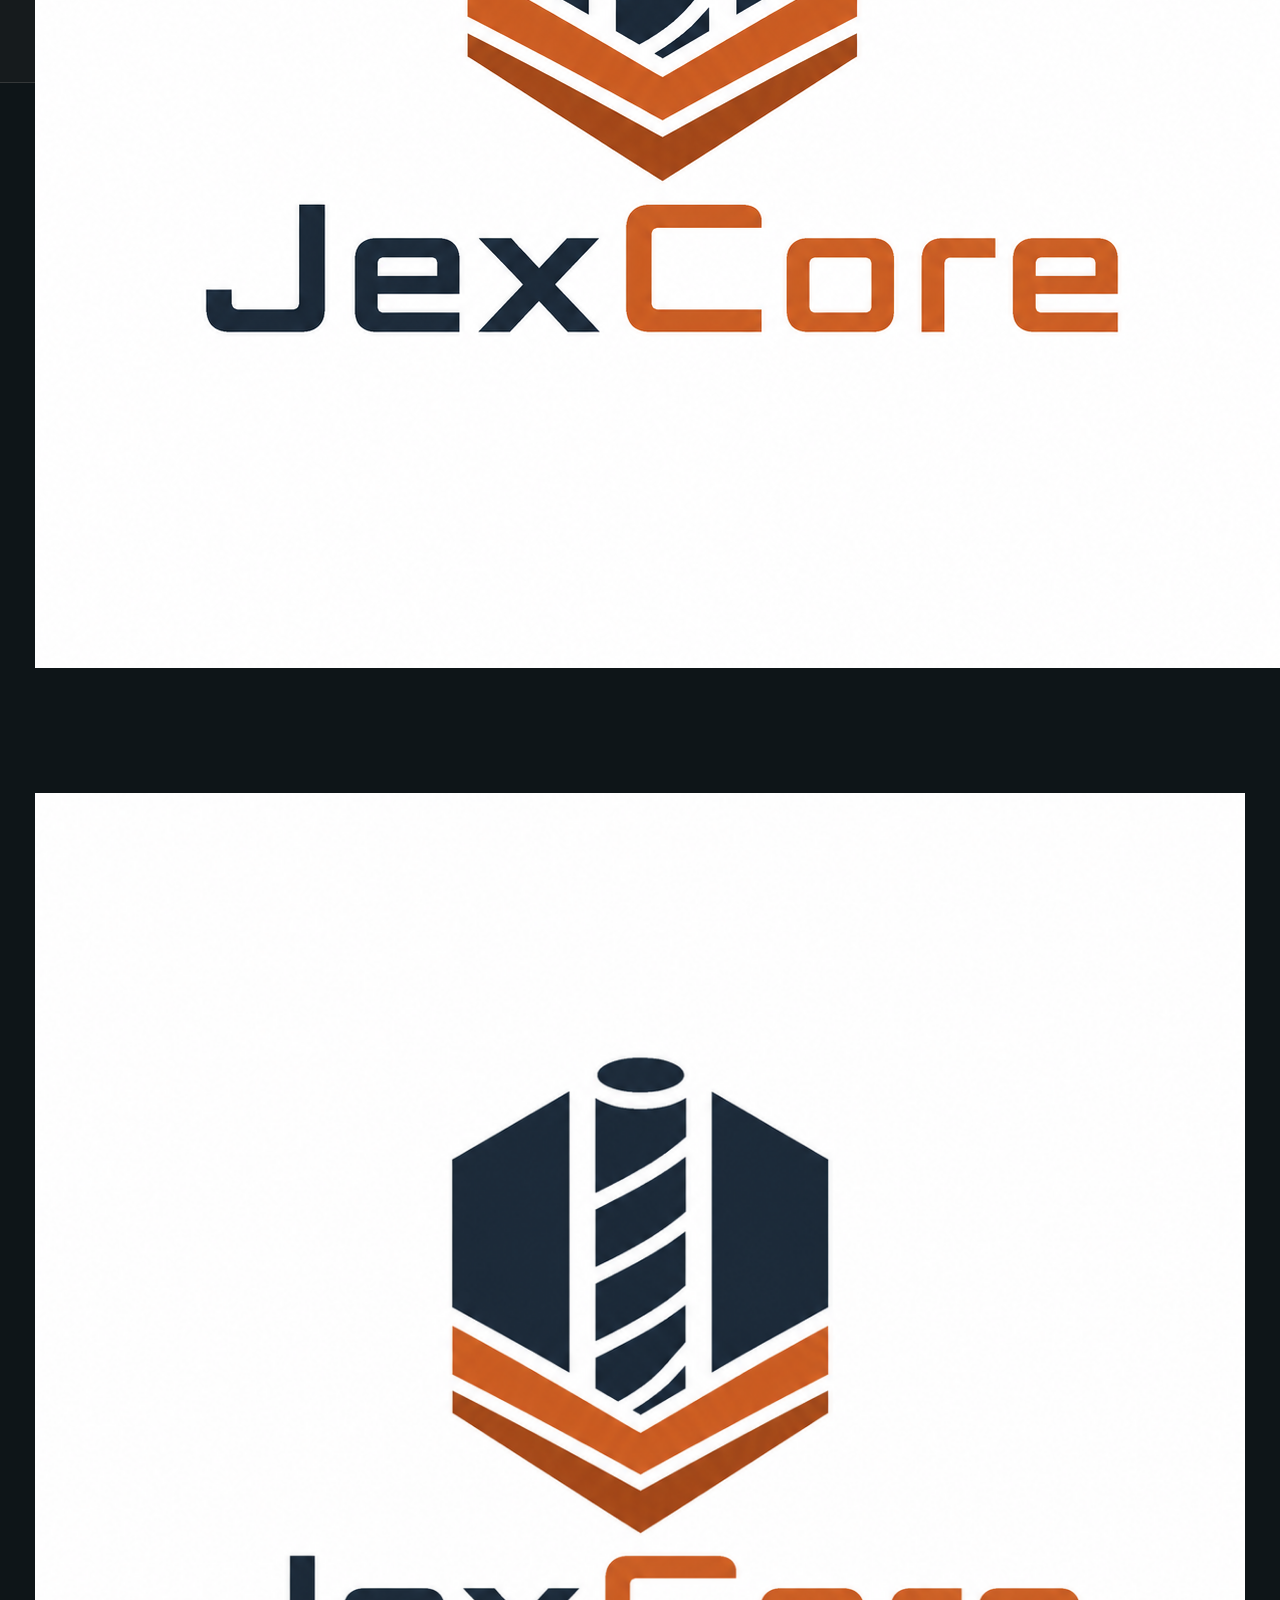
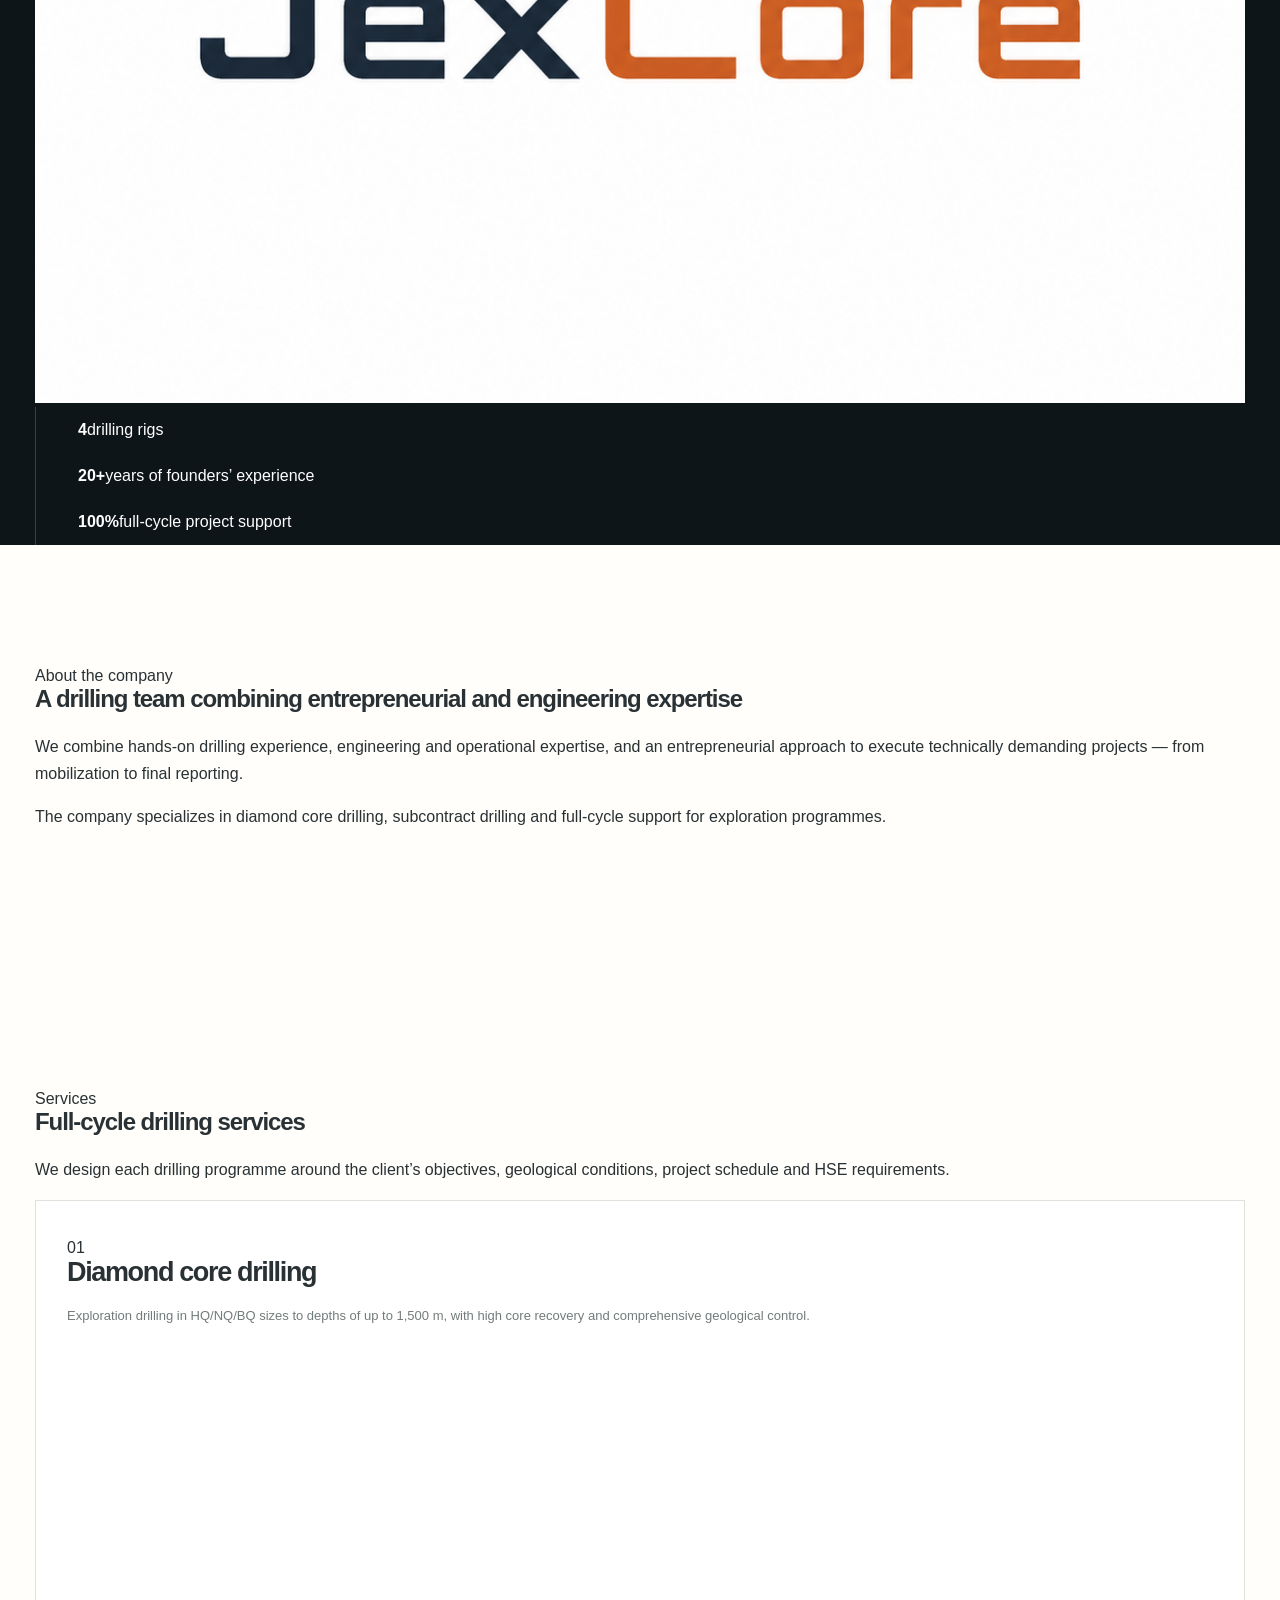
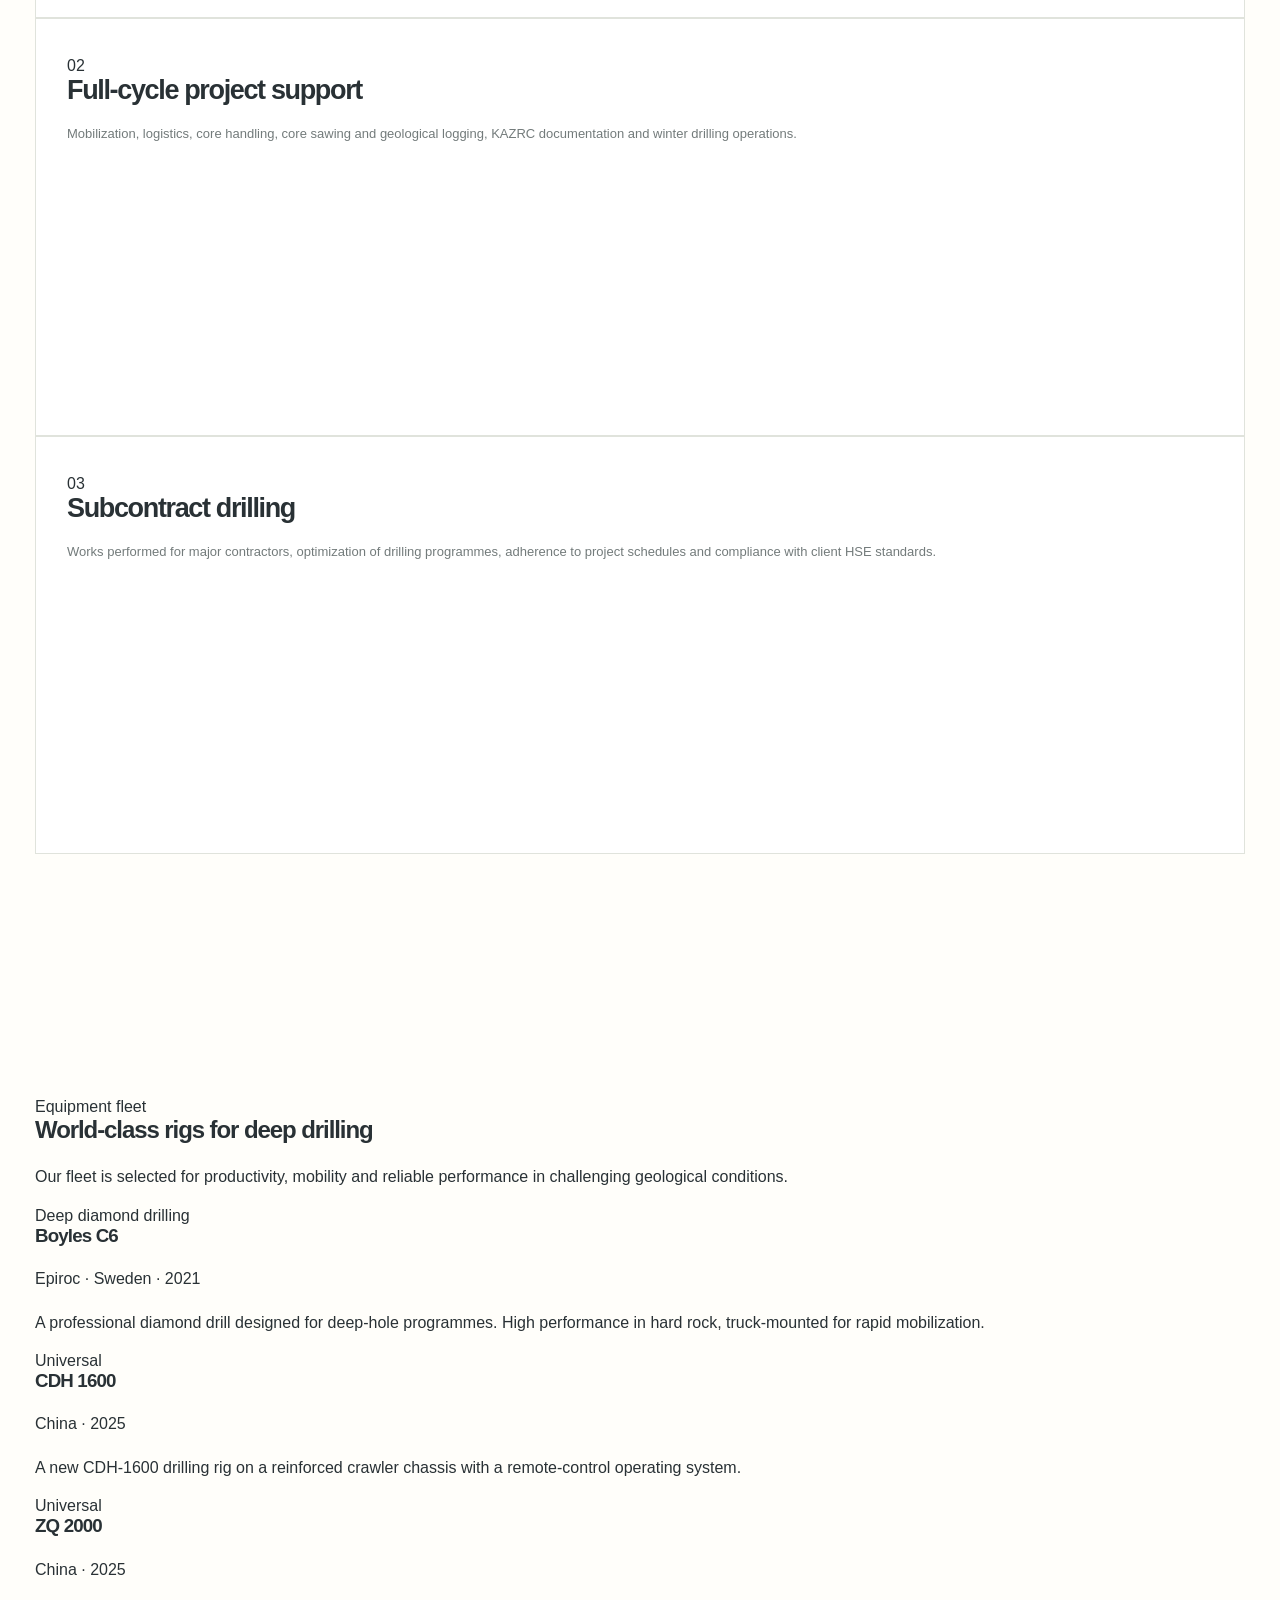
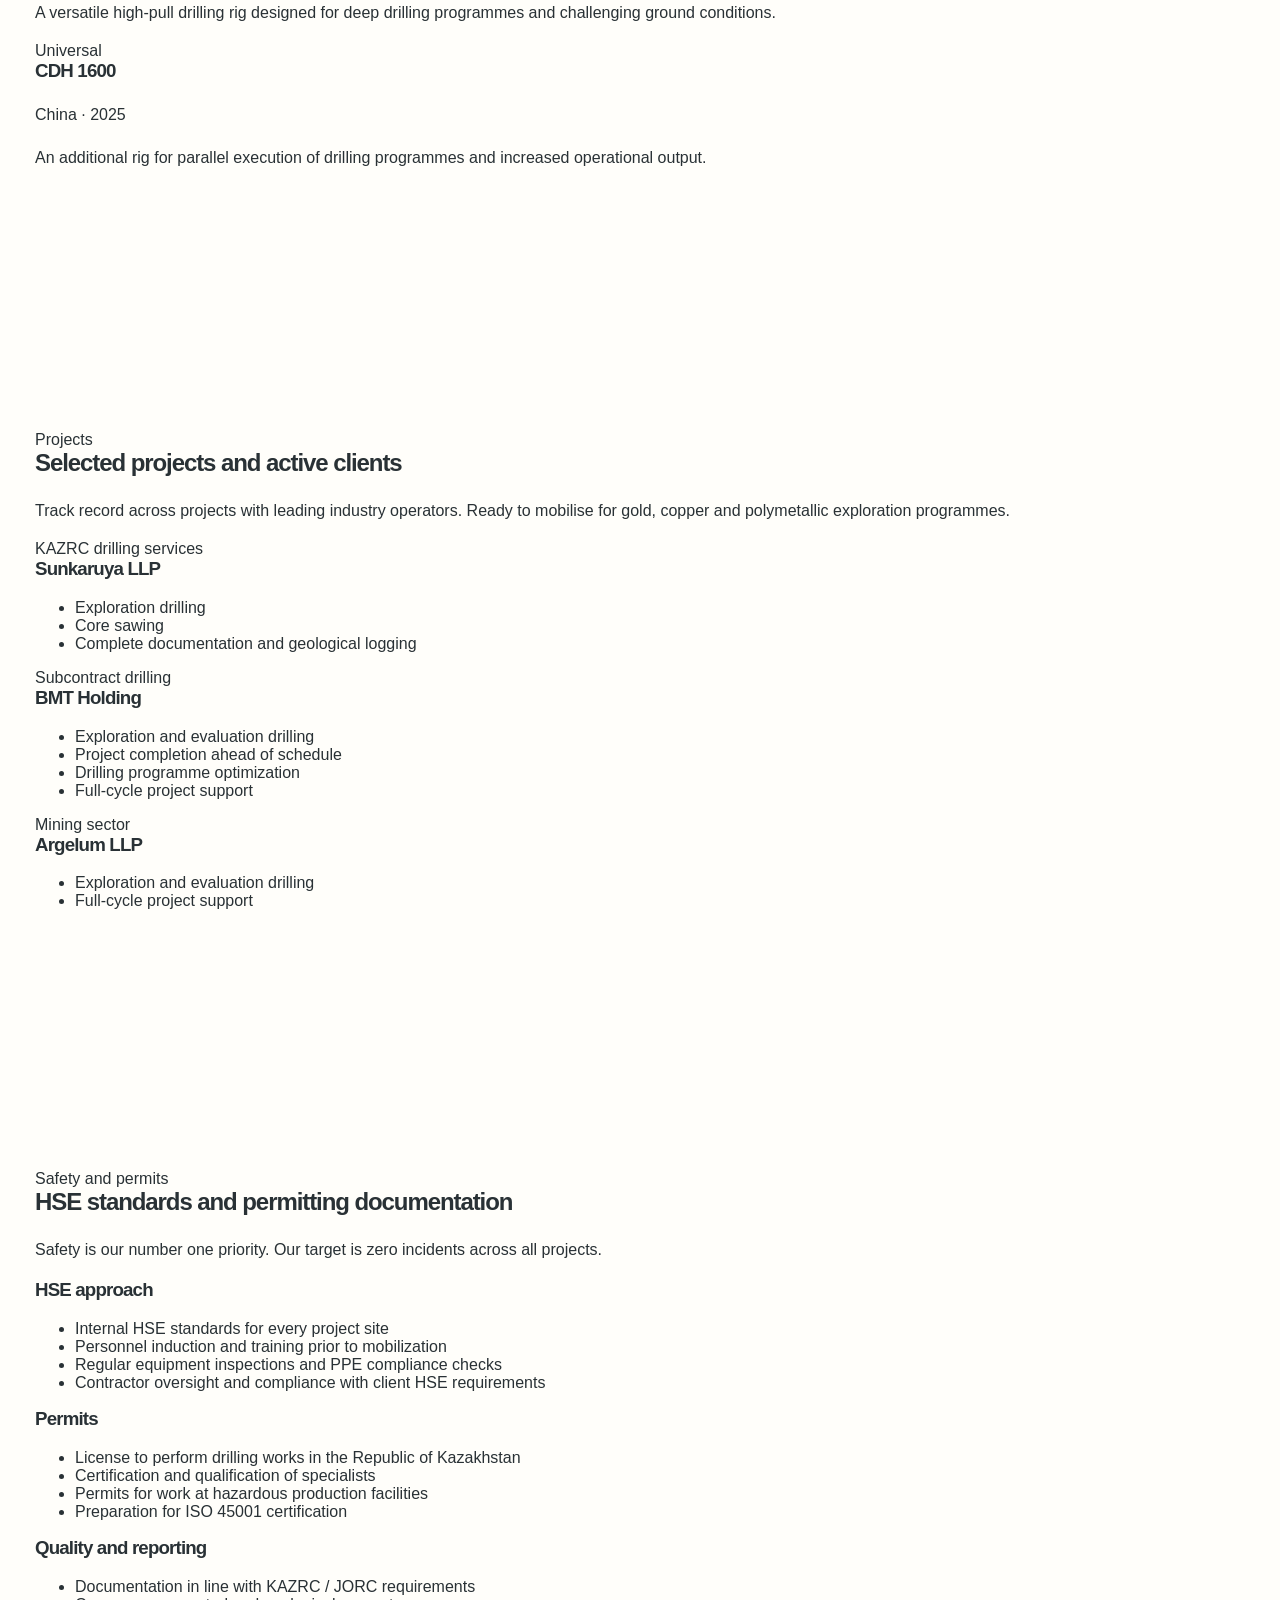
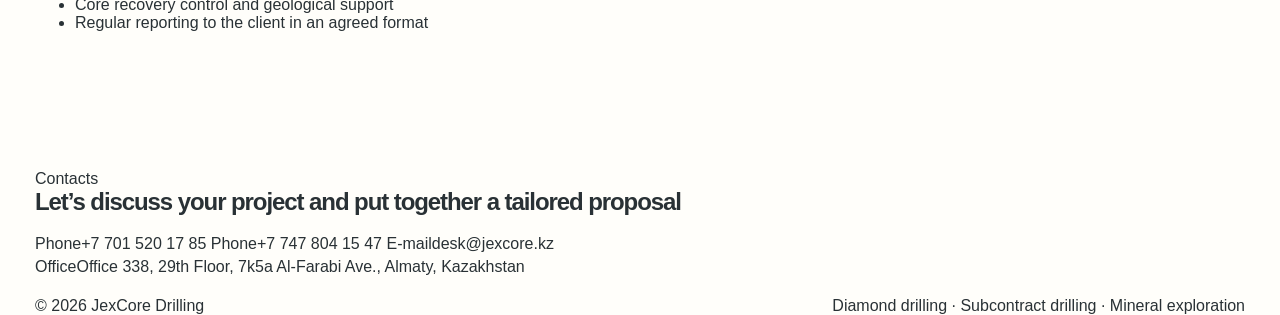
<file: en.html>
<!doctype html>
<html lang="en">
<head>
  <meta charset="utf-8" />
  <meta name="viewport" content="width=device-width, initial-scale=1" />
  <title>JexCore Drilling — full-cycle drilling company in Kazakhstan</title>
  <meta name="description" content="JexCore Drilling is a full-cycle drilling company in Kazakhstan providing diamond core drilling HQ/NQ/BQ, core handling, KAZRC/JORC documentation, subcontract drilling and HSE-focused project execution." />
  <link rel="preconnect" href="https://fonts.googleapis.com">
  <link rel="preconnect" href="https://fonts.gstatic.com" crossorigin>
  <link href="https://fonts.googleapis.com/css2?family=Inter:wght@400;500;600;700;800;900&display=swap" rel="stylesheet">
  <link rel="alternate" hreflang="ru" href="index.html" />
  <link rel="alternate" hreflang="en" href="en.html" />
  <link rel="stylesheet" href="styles.css" />

    <link rel="icon" type="image/png" href="assets/favicon.png">
    <link rel="icon" type="image/x-icon" href="assets/favicon.ico">
    <link rel="apple-touch-icon" href="assets/favicon.png">
</head>
<body>
  <header class="site-header" id="top">
    <div class="container header-inner">
      <a class="brand" href="#top" aria-label="JexCore Drilling">
        <img src="assets/jexcore-logo.png" alt="JexCore Drilling logo" />
        <span>JexCore</span>
      </a>
      <nav class="nav" id="nav">
        <a href="#about">About</a>
        <a href="#services">Services</a>
        <a href="#fleet">Fleet</a>
        <a href="#projects">Projects</a>
        <a href="#hse">HSE</a>
        <a href="#contacts">Contacts</a>
      </nav>
      <div class="lang-switch" aria-label="Language selector"><a href="index.html">RU</a><a class="active" href="en.html">EN</a></div>
      <button class="menu-btn" id="menuBtn" aria-label="Open menu"><span></span><span></span></button>
    </div>
  </header>

  <main>
    <section class="hero">
      <div class="hero-bg"></div>
      <div class="container hero-grid">
        <div class="hero-content">
          <div class="eyebrow">EST. 2025 · Drilling company · Kazakhstan</div>
          <h1>Your reliable partner in mineral exploration</h1>
          <p>JexCore Drilling is a full-cycle drilling company founded by a team of experienced drilling professionals to execute projects of any complexity.</p>
          <div class="hero-actions">
            <a class="btn primary" href="#contacts">Discuss a project</a>
            <a class="btn ghost" href="#fleet">Equipment fleet</a>
          </div>
        </div>
        <aside class="hero-card">
          <div class="card-logo"><img src="assets/jexcore-logo.png" alt="JexCore icon"></div>
          <div class="metric"><strong>4</strong><span>drilling rigs</span></div>
          <div class="metric"><strong>20+</strong><span>years of founders’ experience</span></div>
          <div class="metric"><strong>100%</strong><span>full-cycle project support</span></div>
        </aside>
      </div>
    </section>

    <section class="section about" id="about">
      <div class="container two-col">
        <div>
          <div class="section-kicker">About the company</div>
          <h2>A drilling team combining entrepreneurial and engineering expertise</h2>
        </div>
        <div class="lead-block">
          <p>We combine hands-on drilling experience, engineering and operational expertise, and an entrepreneurial approach to execute technically demanding projects — from mobilization to final reporting.</p>
          <p>The company specializes in diamond core drilling, subcontract drilling and full-cycle support for exploration programmes.</p>
        </div>
      </div>
    </section>

    <section class="section services" id="services">
      <div class="container">
        <div class="section-head">
          <div>
            <div class="section-kicker">Services</div>
            <h2>Full-cycle drilling services</h2>
          </div>
          <p>We design each drilling programme around the client’s objectives, geological conditions, project schedule and HSE requirements.</p>
        </div>
        <div class="cards three">
          <article class="service-card">
            <span>01</span>
            <h3>Diamond core drilling</h3>
            <p>Exploration drilling in HQ/NQ/BQ sizes to depths of up to 1,500 m, with high core recovery and comprehensive geological control.</p>
          </article>
          <article class="service-card">
            <span>02</span>
            <h3>Full-cycle project support</h3>
            <p>Mobilization, logistics, core handling, core sawing and geological logging, KAZRC documentation and winter drilling operations.</p>
          </article>
          <article class="service-card">
            <span>03</span>
            <h3>Subcontract drilling</h3>
            <p>Works performed for major contractors, optimization of drilling programmes, adherence to project schedules and compliance with client HSE standards.</p>
          </article>
        </div>
      </div>
    </section>

    <section class="section fleet" id="fleet">
      <div class="container">
        <div class="section-head">
          <div>
            <div class="section-kicker">Equipment fleet</div>
            <h2>World-class rigs for deep drilling</h2>
          </div>
          <p>Our fleet is selected for productivity, mobility and reliable performance in challenging geological conditions.</p>
        </div>
        <div class="fleet-grid">
          <article class="rig-card featured">
            <div class="tag">Deep diamond drilling</div>
            <h3>Boyles C6</h3>
            <p class="muted">Epiroc · Sweden · 2021</p>
            <p>A professional diamond drill designed for deep-hole programmes. High performance in hard rock, truck-mounted for rapid mobilization.</p>
          </article>
          <article class="rig-card">
            <div class="tag">Universal</div>
            <h3>CDH 1600</h3>
            <p class="muted">China · 2025</p>
            <p>A new CDH-1600 drilling rig on a reinforced crawler chassis with a remote-control operating system.</p>
          </article>
          <article class="rig-card">
            <div class="tag">Universal</div>
            <h3>ZQ 2000</h3>
            <p class="muted">China · 2025</p>
            <p>A versatile high-pull drilling rig designed for deep drilling programmes and challenging ground conditions.</p>
          </article>
          <article class="rig-card">
            <div class="tag">Universal</div>
            <h3>CDH 1600</h3>
            <p class="muted">China · 2025</p>
            <p>An additional rig for parallel execution of drilling programmes and increased operational output.</p>
          </article>
        </div>
      </div>
    </section>

    <section class="section projects" id="projects">
      <div class="container">
        <div class="section-head">
          <div>
            <div class="section-kicker">Projects</div>
            <h2>Selected projects and active clients</h2>
          </div>
          <p>Track record across projects with leading industry operators. Ready to mobilise for gold, copper and polymetallic exploration programmes.</p>
        </div>
        <div class="project-grid">
          <article class="project-card">
            <div class="project-type">KAZRC drilling services</div>
            <h3>Sunkaruya LLP</h3>
            <ul>
              <li>Exploration drilling</li>
              <li>Core sawing</li>
              <li>Complete documentation and geological logging</li>
            </ul>
          </article>
          <article class="project-card">
            <div class="project-type">Subcontract drilling</div>
            <h3>BMT Holding</h3>
            <ul>
              <li>Exploration and evaluation drilling</li>
              <li>Project completion ahead of schedule</li>
              <li>Drilling programme optimization</li>
              <li>Full-cycle project support</li>
            </ul>
          </article>
          <article class="project-card">
            <div class="project-type">Mining sector</div>
            <h3>Argelum LLP</h3>
            <ul>
              <li>Exploration and evaluation drilling</li>
              <li>Full-cycle project support</li>
            </ul>
          </article>
        </div>
      </div>
    </section>

    <section class="section hse" id="hse">
      <div class="container two-col">
        <div>
          <div class="section-kicker">Safety and permits</div>
          <h2>HSE standards and permitting documentation</h2>
          <p class="hse-lead">Safety is our number one priority. Our target is zero incidents across all projects.</p>
        </div>
        <div class="hse-grid">
          <article>
            <h3>HSE approach</h3>
            <ul>
              <li>Internal HSE standards for every project site</li>
              <li>Personnel induction and training prior to mobilization</li>
              <li>Regular equipment inspections and PPE compliance checks</li>
              <li>Contractor oversight and compliance with client HSE requirements</li>
            </ul>
          </article>
          <article>
            <h3>Permits</h3>
            <ul>
              <li>License to perform drilling works in the Republic of Kazakhstan</li>
              <li>Certification and qualification of specialists</li>
              <li>Permits for work at hazardous production facilities</li>
              <li>Preparation for ISO 45001 certification</li>
            </ul>
          </article>
          <article>
            <h3>Quality and reporting</h3>
            <ul>
              <li>Documentation in line with KAZRC / JORC requirements</li>
              <li>Core recovery control and geological support</li>
              <li>Regular reporting to the client in an agreed format</li>
            </ul>
          </article>
        </div>
      </div>
    </section>

    <section class="cta" id="contacts">
      <div class="container cta-inner">
        <div>
          <div class="section-kicker light">Contacts</div>
          <h2>Let’s discuss your project and put together a tailored proposal</h2>
        </div>
        <div class="contacts-card">
          <a href="tel:+77015201785"><span>Phone</span>+7 701 520 17 85</a>
          <a href="tel:+77478041547"><span>Phone</span>+7 747 804 15 47</a>
          <a href="mailto:desk@jexcore.kz"><span>E-mail</span>desk@jexcore.kz</a>
          <p><span>Office</span>Office 338, 29th Floor, 7k5a Al-Farabi Ave., Almaty, Kazakhstan</p>
        </div>
      </div>
    </section>
  </main>

  <footer class="footer">
    <div class="container footer-inner">
      <div>© 2026 JexCore Drilling</div>
      <div>Diamond drilling · Subcontract drilling · Mineral exploration</div>
    </div>
  </footer>

  <script src="script.js"></script>
</body>
</html>
</file>
<file: styles.css>
:root{--ink:#151b1e;--text:#293135;--muted:#697378;--dark:#101517;--dark2:#1a2124;--stone:#f3f2ef;--paper:#fffefa;--line:#dce0dc;--bronze:#ae7b47;--bright:#d6a16c;--sand:#e8d7c2;--white:#fff;--serif:Georgia,'Times New Roman',serif;--sans:'Helvetica Neue',Helvetica,Arial,sans-serif;--container:1260px}*{box-sizing:border-box}html{scroll-behavior:smooth}body{margin:0;font-family:var(--sans);-webkit-font-smoothing:antialiased;color:var(--text);background:var(--paper)}::selection{background:#b98958;color:#fff}a{color:inherit;text-decoration:none}button{font:inherit}img{max-width:100%}p{line-height:1.7}h1,h2,h3,p{margin-top:0}h1,h2,h3{letter-spacing:-.045em;color:inherit}.container{width:min(var(--container),calc(100% - 100px));margin:0 auto}.skip-link{position:absolute;top:-80px;left:20px;z-index:99;background:#fff;padding:12px}.skip-link:focus{top:8px}.preheader{background:#0d1113;border-bottom:1px solid #2b3030;color:#c0c5c4;font-size:10px;font-weight:700;letter-spacing:.19em}.preheader-inner{min-height:35px;display:flex;align-items:center;justify-content:space-between}.signal{display:inline-flex;align-items:center;gap:11px}.signal i,.caption-dot,.label-dot{width:6px;height:6px;border-radius:50%;background:#bd8955;box-shadow:0 0 12px #bc8c5b;display:inline-block}.site-header{height:83px;position:sticky;top:0;z-index:50;background:rgba(15,20,22,.97);border-bottom:1px solid #343738;backdrop-filter:blur(16px);color:#fff}.header-inner{height:100%;display:flex;align-items:center;gap:36px}.brand{display:flex;align-items:center;gap:12px;flex-shrink:0}.brand-icon{width:42px;height:42px;border:1px solid #b88a5d;display:grid;place-items:center;position:relative}.brand-chevron{width:23px;height:22px;clip-path:polygon(0% 100%,39% 6%,55% 55%,78% 8%,100% 100%);background:var(--bright)}.brand-bar{position:absolute;width:24px;height:2px;bottom:7px;background:#d8af8a}.brand-lockup strong{display:block;font-size:17px;line-height:1;letter-spacing:.035em}.brand-lockup strong span{display:block;font-size:10px;letter-spacing:.35em;margin-top:6px;color:#c79561}.brand-lockup small{font-size:7px;color:#8c969a;letter-spacing:.2em;display:block;margin-top:7px}.desktop-nav{display:flex;gap:27px;margin-left:auto;align-items:center}.desktop-nav a{font-size:12px;color:#c3c8c7;font-weight:600;transition:color .2s;white-space:nowrap}.desktop-nav a:hover,.desktop-nav a:focus-visible{color:var(--bright)}.header-actions{margin-left:auto;display:flex;align-items:center;gap:23px}.lang-switch{background:none;border:0;cursor:pointer;white-space:nowrap;font-size:11px;letter-spacing:.08em;color:#899193;padding:10px 0;font-weight:800}.lang-active{color:var(--bright)}.lang-divider{padding:0 6px;color:#535d60}.header-contact{padding:14px 16px;border:1px solid #947045;color:#e7d2b8;font-size:11px;font-weight:800;letter-spacing:.09em;white-space:nowrap}.header-contact span{margin-left:10px;font-size:17px}.header-contact:hover{background:var(--bronze);color:white}.menu-toggle,.mobile-nav{display:none}.hero{min-height:760px;position:relative;overflow:hidden;background:#0e1518;color:#fff}.hero-visual{position:absolute;inset:0 0 0 38%;overflow:hidden}.hero-visual img{width:100%;height:100%;object-fit:cover;object-position:center 47%;opacity:.93;transform:scale(1.03);animation:heroIn 1.2s ease both}.hero-visual-tint{position:absolute;inset:0;background:linear-gradient(90deg,#0e1518 0%,rgba(14,21,24,.75) 12%,rgba(14,21,24,.12) 57%,rgba(14,21,24,.22) 100%),linear-gradient(0deg,#0e1518 0%,transparent 18%,transparent 80%,rgba(14,21,24,.2) 100%)}.hero-wire{position:absolute;inset:0;background-image:linear-gradient(rgba(194,147,95,.025) 1px,transparent 1px),linear-gradient(90deg,rgba(194,147,95,.025) 1px,transparent 1px);background-size:76px 76px;pointer-events:none;mask-image:linear-gradient(90deg,transparent,black)}.hero-content{position:relative;min-height:710px;display:flex;align-items:center;z-index:2}.hero-copy{max-width:720px;padding:60px 0 65px}.eyebrow{display:flex;align-items:center;gap:13px;font-size:11px;letter-spacing:.22em;font-weight:800;color:var(--bronze);text-transform:uppercase}.eyebrow-line{width:28px;height:1px;background:currentColor;display:inline-block}.hero-eyebrow{color:#c89764;margin-bottom:37px}.hero h1{font-size:clamp(62px,6.1vw,93px);line-height:1.04;letter-spacing:-.072em;font-weight:750;margin:0 0 30px}.hero-title-accent{color:#c5915c}.hero-lede{font-size:16px;line-height:1.85;color:#c5cbcb;max-width:555px;margin-bottom:33px}.hero-actions{display:flex;flex-wrap:wrap;gap:13px}.button{display:inline-flex;align-items:center;justify-content:space-between;gap:30px;padding:17px 21px;min-width:191px;text-transform:none;letter-spacing:.005em;font-size:13px;font-weight:750;transition:transform .2s,background .2s,color .2s,border .2s}.button span:last-child{font-size:21px;font-weight:400;line-height:1}.button:hover{transform:translateY(-2px)}.button-primary{background:#bd8955;color:#151817;border:1px solid #bd8955}.button-primary:hover{background:#d6a16c}.button-secondary{border:1px solid rgba(255,255,255,.32);color:#fff;background:rgba(255,255,255,.025)}.button-secondary:hover{background:rgba(255,255,255,.12)}.hero-partner{display:flex;align-items:center;gap:16px;margin-top:69px;font-size:9px;letter-spacing:.17em;color:#939c9c;font-weight:700}.hero-partner-rule{width:33px;height:1px;background:#715b46}.hero-partner strong{font-size:10px;color:#e5d7c8;letter-spacing:.1em}.hero-image-caption{position:absolute;bottom:104px;right:50px;display:flex;align-items:center;gap:11px;font-size:9px;letter-spacing:.17em;color:#e0d4c4;z-index:2}.caption-index{color:#b08458;margin-left:8px}.hero-bottom{height:60px;display:flex;align-items:center;justify-content:space-between;position:relative;z-index:3;color:#8b999c;font-size:9px;letter-spacing:.22em;font-weight:800}.hero-bottom a{display:flex;align-items:center;gap:22px;color:#c9a47d}.hero-bottom a span:last-child{font-size:18px}.metrics{background:#151b1d;color:#fff;padding:55px 0 24px}.metrics-grid{display:grid;grid-template-columns:1.22fr 1.1fr 1fr 1fr}.metric{padding:14px 42px;border-left:1px solid #384143}.metric:first-child{border-left:none;padding-left:0}.metric-kicker{display:block;color:#9ba4a3;font-size:10px;letter-spacing:.17em;font-weight:800;min-height:26px}.metric-big{font-size:57px;line-height:1.22;font-weight:800;letter-spacing:-.065em;color:#f8f4ef;white-space:nowrap}.metric-lead .metric-big{color:#d29c65}.metric .plus{color:#b58955}.metric .metric-slash{color:#937a60}.metric .metric-dash{font-size:35px;color:#8b775e;margin:0 6px}.metric p{font-size:12px;line-height:1.6;color:#afb7b6;max-width:185px;margin:7px 0 0}.metric-footnote{font-size:10px;color:#899597;margin-top:22px;line-height:1.5}.client-band{background:#f7f7f4;border-bottom:1px solid #e2e3de}.client-band-inner{display:flex;align-items:center;justify-content:space-between;gap:70px;min-height:130px}.client-label{display:flex;flex-direction:column;gap:12px;min-width:185px}.section-tag{font-size:11px;font-weight:800;letter-spacing:.16em;color:var(--bronze)}.client-label strong{font-size:10px;color:#7f8786;letter-spacing:.12em;line-height:1.5}.client-wordmarks{flex:1;display:flex;align-items:center;justify-content:space-between;gap:24px;color:#475256}.client-wordmark{font-size:23px;font-weight:800;letter-spacing:-.04em;white-space:nowrap}.client-wordmark small{font-size:12px;letter-spacing:.1em}.client-pallas{font-family:Georgia,serif;font-weight:700;letter-spacing:-.02em}.client-apollo{font-size:20px;letter-spacing:.07em}.client-apollo small{font-size:9px;display:block;letter-spacing:.23em;margin-top:3px}.section{padding:122px 0}.section-about{background:#fffefa}.split-intro{display:grid;grid-template-columns:1.05fr .9fr;gap:10%;margin-bottom:64px}.section-intro h2,.section-heading-row h2,.hse-top h2,.digital-copy h2,.governance-copy h2,.contact-inner h2{font-size:clamp(37px,4.3vw,62px);line-height:1.12;letter-spacing:-.065em;font-weight:740;margin:24px 0 0}.section-detail{padding-top:35px}.lead{font-size:19px;line-height:1.65;color:#353f42;font-weight:500;margin-bottom:23px}.section-detail>p:not(.lead){color:#717b7d;font-size:15px;line-height:1.8}.text-link{display:inline-flex;align-items:center;gap:28px;border-bottom:1px solid var(--bronze);font-size:12px;font-weight:800;padding-bottom:12px;margin-top:17px;color:#8b623c}.text-link span:last-child{font-size:20px}.progress-grid{display:grid;grid-template-columns:repeat(3,1fr);gap:15px}.progress-card{border:1px solid #e6e7e1;background:#f8f8f5;min-height:301px;padding:30px 31px;position:relative;transition:transform .25s,border .25s}.progress-card:hover{transform:translateY(-6px);border-color:#c0a98e}.progress-number{font-size:11px;font-weight:800;color:#a28b76;letter-spacing:.15em}.progress-symbol{width:58px;height:58px;color:#ac8258;margin:29px 0 18px}.progress-symbol svg{width:100%;height:100%}.progress-card h3{font-size:20px;margin-bottom:11px;letter-spacing:-.035em}.progress-card p{font-size:13px;color:#6a7677;line-height:1.75;margin:0}.section-services{background:#eceeea}.section-heading-row{display:flex;align-items:flex-end;justify-content:space-between;gap:70px;margin-bottom:54px}.section-heading-row>div{max-width:720px}.section-heading-row h2{margin-bottom:0}.section-heading-row>p{max-width:348px;font-size:14px;line-height:1.8;color:#6f797a;margin:0 0 5px}.services-grid{display:grid;grid-template-columns:1.28fr 1fr 1fr;gap:14px}.service-card{background:#fff;padding:38px 31px 34px;min-height:418px;position:relative;border:1px solid #e0e3dc;display:flex;flex-direction:column;transition:transform .25s}.service-card:hover{transform:translateY(-5px)}.service-card-feature{background:#202b2e;color:#fff;border-color:#202b2e;overflow:hidden}.service-card-art{height:137px;position:absolute;right:0;top:0;left:0;opacity:.5}.drill-pattern{background:repeating-linear-gradient(70deg,transparent,transparent 31px,rgba(220,167,110,.17) 32px,transparent 33px),radial-gradient(ellipse at 88% 10%,rgba(191,134,72,.35),transparent 65%)}.drill-drawing{position:absolute;right:65px;top:-34px;width:110px;height:192px;transform:rotate(26deg);border-left:9px solid #9d7951;border-right:9px solid #876442;background:#1a282b}.drill-drawing span{height:43px;display:block;border-bottom:3px solid #d5a66e;transform:skewY(-22deg)}.service-index{font-size:11px;font-weight:800;letter-spacing:.2em;color:#a17a54;margin-top:auto;margin-bottom:36px;position:relative}.service-card-feature .service-index{margin-top:150px;color:#dcb188}.service-card h3{font-size:27px;line-height:1.14;letter-spacing:-.05em;max-width:330px;margin-bottom:18px}.service-card p{font-size:13px;line-height:1.75;color:#737b7b;margin-bottom:25px}.service-card-feature p{color:#aab5b5}.service-outcome{margin-top:auto;color:#8f795f;font-size:9px;letter-spacing:.14em;font-weight:800}.service-outcome.planned{color:#72888c}.service-small-icon{position:absolute;right:32px;top:29px;color:#a5825e;font-size:34px;font-weight:300}.fleet-strip{background:#fff;display:grid;grid-template-columns:1fr 2fr;gap:13px 50px;margin-top:14px;padding:29px 35px;border:1px solid #e0e3dc}.fleet-caption h3{font-size:19px;letter-spacing:-.03em;margin:11px 0 0}.fleet-models{display:flex;align-items:center;justify-content:space-between;gap:15px;flex-wrap:wrap}.fleet-models span{color:#394345;font-size:14px;font-weight:800;letter-spacing:-.035em}.fleet-strip p{grid-column:1/-1;margin:4px 0 0;color:#7c8583;font-size:11px}.section-hse{background:#12191b;color:#fff;position:relative;overflow:hidden}.hse-glow{position:absolute;right:-250px;top:50px;width:650px;height:650px;background:radial-gradient(circle,rgba(156,111,65,.12),transparent 65%);pointer-events:none}.hse-top{display:flex;align-items:flex-end;justify-content:space-between;gap:80px}.hse-top>div{max-width:750px}.hse-top h2{margin-bottom:0}.hse-top h2 em{font-style:normal;color:#c89764}.hse-top>p{max-width:440px;color:#aeb8b8;font-size:15px;line-height:1.86;margin:0 0 7px}.hse-stats{display:grid;grid-template-columns:.9fr 1.15fr;gap:0;border:1px solid #3a4345;margin-top:58px}.hse-main-stat{background:linear-gradient(135deg,#ad7e4a,#765333);padding:38px 44px;min-height:236px}.hse-main-value{color:#fff;font-size:106px;line-height:.99;font-weight:800;letter-spacing:-.09em}.hse-main-value span{font-size:55px;margin-left:8px;font-weight:300}.hse-main-stat p{color:#f7e8d8;font-size:14px;line-height:1.5;max-width:310px;margin:14px 0 21px}.status-line{display:flex;align-items:center;gap:10px;font-size:9px;letter-spacing:.16em;font-weight:800;color:#f4d5b4}.status-line i{height:6px;width:6px;background:#fff;border-radius:100%}.hse-stat-grid{display:grid;grid-template-columns:1fr 1fr;background:#1b2528}.hse-stat-grid>div{padding:25px 43px;border-left:1px solid #3b4648;border-bottom:1px solid #3b4648;display:flex;flex-direction:column;justify-content:center}.hse-stat-grid>div:nth-child(n+3){border-bottom:0}.hse-stat-grid strong{font-size:51px;letter-spacing:-.08em;font-weight:750;color:#f4eee7}.hse-stat-grid span{font-size:13px;color:#aeb8b8;margin-top:5px}.hse-pillars{display:grid;grid-template-columns:repeat(3,1fr);gap:28px;margin-top:52px}.hse-pillar{border-top:1px solid #576265;padding-top:21px}.hse-pillar-mark{display:flex;justify-content:space-between;color:#c69865;font-size:12px;letter-spacing:.16em;font-weight:800}.hse-pillar-mark span{font-size:20px}.hse-pillar h3{font-size:21px;margin:27px 0 12px}.hse-pillar p{font-size:13px;color:#a8b4b4;line-height:1.8}.hse-bottom{display:flex;align-items:end;justify-content:space-between;gap:50px;border-top:1px solid #384346;margin-top:50px;padding-top:24px}.hse-bottom p{max-width:670px;font-size:11px;color:#879497;line-height:1.7;margin-bottom:0}.light-link{color:#d1a67b;border-bottom-color:#b98d62;flex-shrink:0}.section-digital{background:#f7f7f3}.digital-grid{display:grid;grid-template-columns:.78fr 1.18fr;align-items:center;gap:9%}.digital-copy h2{margin-bottom:25px}.digital-copy>.lead{font-size:16px;color:#4d5a5e;line-height:1.8}.digital-points{margin-top:34px;display:grid;gap:21px}.digital-points>div{display:flex;gap:17px}.point-icon{width:35px;flex-shrink:0;color:#a47b56;font-size:11px;font-weight:800;padding-top:3px}.digital-points strong{font-size:12px;letter-spacing:.16em}.digital-points p{font-size:13px;line-height:1.65;color:#778082;margin:8px 0 0}.digital-tiny{display:block;margin-top:31px;font-size:11px;color:#87918f}.ops-demo{border:1px solid #293a3d;box-shadow:0 28px 68px rgba(22,30,31,.18);background:#182327;color:#ecf2f0;transform:perspective(1000px) rotateY(-3deg);transition:transform .5s}.ops-demo:hover{transform:perspective(1000px) rotateY(0deg)}.ops-top{height:58px;display:flex;align-items:center;justify-content:space-between;padding:0 23px;border-bottom:1px solid #35464b}.ops-logo{font-size:12px;font-weight:800;letter-spacing:.05em;display:flex;align-items:center;gap:10px}.ops-logo span:not(.ops-square){font-weight:400;color:#93a4a3}.ops-square{width:12px;height:12px;background:#c8945e;display:inline-block;transform:rotate(45deg)}.ops-system{font-size:9px;letter-spacing:.09em;font-weight:800;color:#b4c1be}.ops-system i{width:7px;height:7px;background:#6d9a77;display:inline-block;border-radius:50%;margin-right:8px}.ops-tabs{display:flex;gap:0;border-bottom:1px solid #35464b;padding:0 16px}.ops-tabs button{border:0;background:none;color:#8f9f9e;padding:14px 18px;font-size:11px;font-weight:800;cursor:pointer;border-bottom:2px solid transparent}.ops-tabs button.active{color:#e8b784;border-bottom-color:#d9a373}.ops-tabs button:hover{color:#fff}.map-graphic{height:370px;overflow:hidden;position:relative;background:radial-gradient(ellipse at 50% 50%,#23383c,#132126 84%)}.map-grid{position:absolute;inset:0;background-image:linear-gradient(rgba(130,160,157,.075) 1px,transparent 1px),linear-gradient(90deg,rgba(130,160,157,.075) 1px,transparent 1px);background-size:35px 35px}.map-graphic>svg{width:100%;height:100%;opacity:.8}.map-crosshair{position:absolute;left:15px;top:12px;font-size:23px;color:#60807f;font-weight:300}.map-tag{position:absolute;font-size:9px;letter-spacing:.12em;display:flex;align-items:center;gap:8px;padding:8px 9px;border:1px solid #6b6c57;background:rgba(16,26,29,.78);color:#ecdfce;box-shadow:0 8px 18px rgba(0,0,0,.25)}.tag-one{top:30%;left:42%}.tag-two{top:48%;right:6%}.map-tag strong{color:#b48d57}.map-caption{position:absolute;left:20px;bottom:19px;color:#a9b7b6;font-size:10px}.demo-overlay{position:absolute;right:19px;bottom:17px;display:flex;align-items:center;gap:7px;font-size:9px;color:#899a9b}.demo-overlay strong{background:#9b6a41;color:white;padding:4px 6px}.ops-bottom{padding:22px 25px;display:grid;grid-template-columns:1fr 1fr;gap:15px;border-top:1px solid #35464b}.ops-bottom>div{display:flex;flex-direction:column;gap:7px}.ops-bottom span{color:#849796;font-size:9px;letter-spacing:.12em}.ops-bottom strong{font-size:11px;color:#d6dfdc;letter-spacing:.025em}.section-strategy{background:#fffefa}.strategy-wordline{display:flex;flex-wrap:wrap;justify-content:space-between;align-items:center;gap:10px;border:1px solid #d9dfd8;padding:20px;margin-bottom:55px;background:#f2f3ed}.strategy-wordline span{font-size:12px;letter-spacing:.04em;font-weight:800;color:#4d5a5c}.strategy-wordline b{color:#ba9169;font-weight:300}.strategy-steps{display:grid;grid-template-columns:repeat(4,1fr);gap:14px}.strategy-step{border:1px solid #e1e5df;padding:25px;min-height:311px}.step-year{display:block;font-size:20px;font-weight:800;letter-spacing:-.04em;color:#99693b}.step-year small{font-size:11px;letter-spacing:.05em}.step-rail{height:34px;border-bottom:1px solid #d1d8d3;position:relative;margin-bottom:24px}.step-rail i{position:absolute;bottom:-4px;width:8px;height:8px;background:#af8357;border-radius:50%}.step-status{font-size:9px;color:#8c8f8a;letter-spacing:.08em;font-weight:800;min-height:29px}.step-status.implemented{color:#629071}.step-status.implemented i{display:inline-block;width:6px;height:6px;border-radius:50%;background:#629071;margin-right:5px}.strategy-step h3{font-size:20px;line-height:1.22;letter-spacing:-.03em;margin:5px 0 12px}.strategy-step p{font-size:12px;color:#788181;line-height:1.8;margin:0}.section-governance{background:#e8e9e3}.governance-grid{display:grid;grid-template-columns:.87fr 1fr;gap:12%;align-items:center}.governance-symbol{height:470px;display:grid;place-items:center;overflow:hidden;background:#1a2426}.governance-circles{width:335px;height:335px;position:relative;display:grid;place-items:center}.governance-circles>span{position:absolute;border:1px solid rgba(202,158,113,.43);border-radius:100%}.governance-circles>span:nth-child(1){inset:0}.governance-circles>span:nth-child(2){inset:36px}.governance-circles>span:nth-child(3){inset:76px}.governance-circles>div{color:#dcb184;font-size:132px;font-weight:800;font-family:Georgia,serif}.governance-circles>div span{font-size:30px;vertical-align:top;margin-left:-21px}.governance-copy h2{margin-bottom:23px}.governance-copy .lead{font-size:16px;color:#465052}.governance-copy>p:not(.lead){font-size:13px;color:#6b7778;line-height:1.8}.governance-status{display:flex;align-items:center;gap:12px;margin-top:35px;font-size:10px;letter-spacing:.11em;font-weight:800;color:#8a603a}.governance-status i{width:8px;height:8px;border:1px solid currentColor;border-radius:50%}.section-news{background:#fffefa}.news-grid{display:grid;grid-template-columns:repeat(3,1fr);gap:18px}.news-card{padding-bottom:15px}.news-art{height:224px;position:relative;display:grid;place-items:center;overflow:hidden;color:#d6b189}.news-art span{position:absolute;left:23px;top:22px;font-weight:800;letter-spacing:.14em;font-size:12px}.news-art svg{width:65%;height:75%;opacity:.6}.news-art-1{background:linear-gradient(120deg,#222d2f,#43504a)}.news-art-2{background:linear-gradient(120deg,#483d2e,#8c6c4a)}.news-art-3{background:linear-gradient(120deg,#182a2f,#4a6563)}.news-meta{display:block;font-size:10px;font-weight:800;color:#a88158;margin-top:24px;letter-spacing:.16em}.news-card h3{font-size:23px;margin:12px 0;line-height:1.25}.news-card p{font-size:13px;color:#798384;line-height:1.7;margin:0}.news-disclaimer{font-size:11px;color:#98a09f;margin:35px 0 0}.contact-section{padding:95px 0;background:#b88651;color:#171e20}.contact-inner{display:grid;grid-template-columns:1.2fr .6fr;gap:15%;align-items:start}.contact-inner .eyebrow{color:#f3e0c6}.contact-inner h2{font-size:clamp(38px,4.6vw,63px);max-width:750px}.contact-inner p{max-width:550px;line-height:1.7;font-size:15px;color:#302923;margin-top:23px}.contact-cta{margin-top:38px}.button-light{background:#12191b;color:#fff}.button-light:hover{background:#2a3538}.contact-detail{border-left:1px solid #e4b987;padding-left:35px;display:flex;flex-direction:column;align-items:flex-start}.contact-detail>span{font-size:9px;letter-spacing:.16em;font-weight:800;color:#5d422e;margin:17px 0 9px}.contact-detail>span:first-child{margin-top:0}.contact-detail a{font-size:21px;font-weight:750;letter-spacing:-.035em}.contact-detail a:hover{text-decoration:underline}.contact-detail p{font-size:13px;margin:0;color:#322920}.site-footer{background:#111719;color:#d4dad8;padding:40px 0}.footer-inner{display:flex;align-items:center;justify-content:space-between;gap:30px}.footer-logo{font-size:18px;font-weight:800;letter-spacing:.04em}.footer-logo span{color:#bf8c57}.footer-small{display:block;margin-top:8px;color:#7d898b;letter-spacing:.14em;font-size:8px}.footer-middle{display:flex;flex-direction:column;gap:7px}.footer-middle span{color:#728083;font-size:8px;letter-spacing:.18em}.footer-middle strong{font-size:12px;letter-spacing:.14em;color:#c7a480}.footer-end{display:flex;flex-direction:column;gap:10px;align-items:flex-end}.footer-end a{color:#c9a076;font-size:10px;font-weight:800;letter-spacing:.13em}.footer-end>span{color:#7a8787;font-size:10px}.reveal{opacity:0;transform:translateY(20px);transition:opacity .7s,transform .7s}.reveal.visible{opacity:1;transform:translateY(0)}@keyframes heroIn{from{opacity:0;transform:scale(1.09)}to{opacity:.93;transform:scale(1.03)}}@media(max-width:1300px){.container{width:min(var(--container),calc(100% - 70px))}.desktop-nav{gap:15px}.desktop-nav a{font-size:11px}.header-inner{gap:18px}.header-actions{gap:14px}.client-wordmark{font-size:19px}.client-apollo{font-size:17px}.strategy-wordline span{font-size:10px}}@media(max-width:1050px){.desktop-nav{display:none}.site-header{height:72px}.menu-toggle{display:flex;flex-direction:column;justify-content:center;gap:5px;background:none;border:1px solid #5a5a57;width:40px;height:40px;align-items:center;cursor:pointer}.menu-toggle span{height:2px;width:17px;background:#d7c6b4;display:block}.mobile-nav{display:none;background:#131b1d;position:absolute;left:0;right:0;top:72px;padding:18px 35px 28px;border-bottom:1px solid #4c5757;box-shadow:0 13px 20px rgba(0,0,0,.25)}.mobile-nav.open{display:flex;flex-direction:column;gap:18px}.mobile-nav a{font-size:14px;color:#e5e8e7}.hero-visual{left:30%;opacity:.78}.hero-copy{max-width:600px}.hero h1{font-size:72px}.client-band-inner{gap:30px}.client-wordmarks{gap:20px}.client-wordmark{font-size:17px}.client-wordmark small{font-size:9px}.hse-top{gap:35px}.hse-top>p{max-width:360px}.digital-grid{gap:4%;grid-template-columns:.8fr 1.2fr}.strategy-steps{grid-template-columns:repeat(2,1fr)}.strategy-step{min-height:245px}.strategy-wordline{justify-content:flex-start}.strategy-wordline span{font-size:11px}}@media(max-width:760px){.container{width:calc(100% - 38px)}.preheader{font-size:8px}.preheader-location{display:none}.header-contact{display:none}.brand-icon{width:38px;height:38px}.hero{min-height:765px}.hero-visual{left:4%;opacity:.48}.hero-visual-tint{background:linear-gradient(90deg,rgba(14,21,24,.8),rgba(14,21,24,.25)),linear-gradient(0deg,#0e1518,transparent 55%)}.hero-content{min-height:715px;align-items:flex-start}.hero-copy{padding:125px 0 40px}.hero-eyebrow{font-size:9px;margin-bottom:25px}.hero h1{font-size:clamp(49px,10.5vw,73px);line-height:1.08}.hero-lede{font-size:14px;max-width:430px}.hero-actions{gap:10px}.button{padding:14px 15px;font-size:12px;min-width:0;gap:18px}.hero-partner{margin-top:54px;flex-wrap:wrap;gap:12px;font-size:8px}.hero-partner strong{font-size:9px}.hero-image-caption{right:19px;bottom:72px;font-size:7px}.hero-bottom{font-size:8px}.hero-bottom>span{max-width:160px}.metrics{padding:28px 0}.metrics-grid{grid-template-columns:repeat(2,1fr);gap:24px 0}.metric{padding:10px 15px!important;border-left:1px solid #384143}.metric:nth-child(odd){border-left:0;padding-left:0!important}.metric-big{font-size:46px}.metric-kicker{font-size:9px;min-height:26px}.metric p{font-size:11px}.client-band-inner{display:block;padding:27px 0}.client-label{margin-bottom:24px}.client-wordmarks{justify-content:space-between;gap:17px;flex-wrap:wrap}.client-wordmark{font-size:18px}.client-pallas{font-size:20px}.client-apollo{font-size:18px}.section{padding:70px 0}.split-intro{grid-template-columns:1fr;gap:7px;margin-bottom:40px}.section-intro h2,.section-heading-row h2,.hse-top h2,.digital-copy h2,.governance-copy h2,.contact-inner h2{font-size:clamp(36px,8.1vw,54px)}.section-detail{padding-top:6px}.lead{font-size:17px}.progress-grid,.services-grid,.hse-pillars,.news-grid{grid-template-columns:1fr;gap:12px}.progress-card{min-height:248px}.progress-symbol{margin:20px 0 15px}.section-heading-row,.hse-top{display:block}.section-heading-row{margin-bottom:35px}.section-heading-row>p{margin-top:20px}.service-card{min-height:310px}.service-card-feature{min-height:370px}.service-card-feature .service-index{margin-top:100px}.fleet-strip{display:block;padding:25px}.fleet-models{justify-content:flex-start;margin-top:24px;gap:12px 20px}.fleet-strip p{margin-top:18px}.hse-top>p{max-width:none;margin-top:25px}.hse-stats{grid-template-columns:1fr;margin-top:34px}.hse-main-stat{min-height:200px}.hse-main-value{font-size:84px}.hse-stat-grid>div{padding:20px 28px}.hse-stat-grid strong{font-size:42px}.hse-pillars{margin-top:30px;gap:25px}.hse-pillar h3{margin-top:14px}.hse-bottom{display:block}.hse-bottom .text-link{margin-top:20px}.digital-grid,.governance-grid,.contact-inner{grid-template-columns:1fr;gap:35px}.digital-copy .lead{font-size:15px}.ops-demo{transform:none}.ops-demo:hover{transform:none}.map-graphic{height:310px}.strategy-steps{grid-template-columns:1fr;gap:10px}.strategy-step{min-height:245px}.strategy-wordline{gap:9px}.strategy-wordline span{font-size:10px}.governance-symbol{height:320px;order:2}.governance-circles{transform:scale(.76)}.governance-copy{order:1}.news-art{height:210px}.news-grid{gap:30px}.contact-section{padding:70px 0}.contact-detail{border-left:0;border-top:1px solid #e4b987;padding:25px 0 0}.site-footer{padding:30px 0}.footer-inner{display:grid;grid-template-columns:1fr 1fr;gap:30px}.footer-middle{grid-column:1/-1;grid-row:2}.footer-end{align-items:flex-end}}@media(max-width:375px){.hero h1{font-size:44px}.brand-lockup strong{font-size:15px}.hero-actions{flex-direction:column;align-items:flex-start}.hero-partner{margin-top:40px}.hero-visual{opacity:.38}.metric-big{font-size:40px}.ops-top{padding:0 12px}.ops-logo{font-size:10px}.ops-system{font-size:8px}}@media(prefers-reduced-motion:reduce){html{scroll-behavior:auto}*,*:before,*:after{animation-duration:.001ms!important;transition-duration:.001ms!important}.reveal{opacity:1;transform:none}}
/* Keep anchor headings visible below the sticky navigation. */
section[id],.client-band[id]{scroll-margin-top:84px}
@media(max-width:1050px){section[id],.client-band[id]{scroll-margin-top:73px}}
/* 25.11.2026 — real site photos and video (hero, HSE, digital, governance, updates) */
.hero-visual img.hero-photo{object-position:28% 50%;opacity:.9}
.hse-photos{display:grid;grid-template-columns:repeat(4,1fr);gap:14px;margin-top:52px}
.hse-photos figure{margin:0;position:relative;overflow:hidden;border:1px solid #3a4345;background:#1b2528}
.hse-photos img{display:block;width:100%;aspect-ratio:3/4;object-fit:cover;transition:transform .6s}
.hse-photos figure:hover img{transform:scale(1.04)}
.hse-photos figcaption{position:absolute;left:0;right:0;bottom:0;padding:38px 16px 14px;font-size:12px;line-height:1.4;font-weight:600;color:#f1e7db;background:linear-gradient(0deg,rgba(10,15,17,.92),transparent)}
.ops-video{background:#0f1719;line-height:0}
.ops-video video{display:block;width:100%;height:auto;aspect-ratio:1600/758;background:#0f1719}
.governance-media{margin:0;position:relative;height:470px;overflow:hidden;background:#1a2426}
.governance-media video{width:100%;height:100%;object-fit:cover;display:block}
.governance-media figcaption{position:absolute;left:20px;bottom:22px;display:flex;align-items:center;gap:10px;font-size:9px;letter-spacing:.17em;font-weight:800;color:#f0e2d0;text-shadow:0 1px 6px rgba(0,0,0,.7)}
.video-toggle{position:absolute;right:16px;bottom:14px;width:40px;height:40px;border:1px solid rgba(255,255,255,.4);background:rgba(14,21,24,.55);cursor:pointer;display:grid;place-items:center;-webkit-backdrop-filter:blur(6px);backdrop-filter:blur(6px);padding:0}
.video-toggle span{display:block;width:12px;height:13px;border-left:3px solid #f0e2d0;border-right:3px solid #f0e2d0}
.video-toggle.is-paused span{width:0;height:0;border-style:solid;border-width:7px 0 7px 12px;border-color:transparent transparent transparent #f0e2d0;margin-left:3px}
.video-toggle:hover{background:rgba(174,123,71,.75)}
.video-toggle:focus-visible{outline:2px solid #d6a16c;outline-offset:2px}
.governance-copy>p[data-i18n="governanceField"]{color:#3f4a4c;font-size:14px}
.news-art img{position:absolute;inset:0;width:100%;height:100%;object-fit:cover;transition:transform .6s}
.news-card:hover .news-art img{transform:scale(1.04)}
.news-art:after{content:"";position:absolute;inset:0;background:linear-gradient(180deg,rgba(14,21,24,.45),transparent 45%);pointer-events:none}
.news-art span{z-index:2;color:#f0dcc4}
@media(max-width:1050px){.hse-photos{grid-template-columns:repeat(2,1fr)}}
@media(max-width:760px){.hse-photos{margin-top:32px;gap:10px}.hse-photos figcaption{font-size:11px;padding:28px 12px 10px}.governance-media{height:auto;aspect-ratio:16/9;order:2}}
.governance-grid{grid-template-columns:1.15fr 1fr;gap:7%}
.governance-media{height:auto;aspect-ratio:16/10}
@media(max-width:760px){.governance-grid{grid-template-columns:1fr}.governance-media{aspect-ratio:16/9}}

/* V4: targeted visual refinements only — v3 color system, layout grid and typography retained. */
.hero h1{font-size:clamp(48px,5.55vw,83px);max-width:800px;line-height:1.055;letter-spacing:-.052em}
.hero-copy{max-width:790px}
.hero-visual{left:38%}
.hero-visual img.hero-photo{object-position:67% 52%;opacity:.94}
.hero-visual-tint{background:linear-gradient(90deg,#0e1518 0%,rgba(14,21,24,.91) 18%,rgba(14,21,24,.5) 46%,rgba(14,21,24,.07) 90%),linear-gradient(0deg,#0e1518 0%,transparent 27%,transparent 79%,rgba(14,21,24,.1) 100%)}
.ops-illustration{position:relative;overflow:hidden}
.ops-illustration img{display:block;width:100%;height:auto;aspect-ratio:1200/650;object-fit:cover}
.ops-illustration-label{position:absolute;right:14px;bottom:14px;background:rgba(8,15,18,.83);color:#d9ad78;font-size:9px;letter-spacing:.1em;font-weight:800;padding:10px 12px;border:1px solid rgba(183,137,84,.4)}
@media(max-width:1050px){.hero h1{font-size:clamp(50px,7vw,74px)}}
@media(max-width:760px){.hero h1{font-size:clamp(44px,10.3vw,70px);max-width:99%;line-height:1.08}.hero-copy{max-width:100%}.hero-visual{left:0}.hero-visual img.hero-photo{object-position:77% center}.hero-visual-tint{background:linear-gradient(90deg,rgba(14,21,24,.89),rgba(14,21,24,.5)),linear-gradient(0deg,#0e1518,transparent 65%)}}
@media(max-width:380px){.hero h1{font-size:41px}}
/* v5 · 25.11.2026 */
.hero-visual picture{display:block;width:100%;height:100%}
.hero-visual img.hero-photo-rig{object-position:44% 42%;opacity:.95}
.client-band-xl{background:#f7f7f4;border-bottom:1px solid #e2e3de;padding:64px 0 70px}
.client-head{display:flex;align-items:baseline;gap:28px;margin-bottom:34px}
.client-head h2{margin:0;font-size:clamp(24px,2.3vw,34px);line-height:1.15;letter-spacing:-.04em;font-weight:760;color:#20292b}
.client-grid{display:grid;grid-template-columns:repeat(3,1fr);border-top:1px solid #d6d9d3;border-bottom:1px solid #d6d9d3}
.client-cell{padding:40px 34px 34px;display:flex;flex-direction:column;justify-content:space-between;gap:22px;min-height:190px;border-left:1px solid #d6d9d3;transition:background .25s}
.client-cell:first-child{border-left:0;padding-left:0}
.client-cell:hover{background:#efefea}
.client-band-xl .client-wordmark{font-size:clamp(34px,3.7vw,54px);line-height:1.02;color:#273235;white-space:normal}
.client-band-xl .client-wordmark small{display:block;font-size:.34em;letter-spacing:.22em;margin-top:10px;color:#8a6a4a;font-weight:800}
.client-band-xl .client-pallas{font-size:clamp(36px,3.9vw,58px)}
.client-band-xl .client-apollo{letter-spacing:.04em}
.client-role{font-size:11px;letter-spacing:.16em;font-weight:800;color:#8f969a;text-transform:uppercase}
@media(max-width:1050px){.client-cell{padding:30px 22px}.client-band-xl .client-wordmark{font-size:32px}}
@media(max-width:760px){.client-band-xl{padding:44px 0 48px}.client-head{display:block}.client-head h2{margin-top:12px;font-size:26px}
  .client-grid{grid-template-columns:1fr}.client-cell{border-left:0;border-top:1px solid #d6d9d3;padding:24px 0;min-height:0;flex-direction:row;align-items:flex-end}
  .client-cell:first-child{border-top:0}.client-band-xl .client-wordmark{font-size:30px}}
/* Digital: animated site scheme + map recording tab */
.ops-switch{display:flex;border-bottom:1px solid #35464b;padding:0 16px}
.ops-switch button{border:0;background:none;color:#8f9f9e;padding:13px 16px;font-size:11px;font-weight:800;letter-spacing:.04em;cursor:pointer;border-bottom:2px solid transparent}
.ops-switch button.active{color:#e8b784;border-bottom-color:#d9a373}
.ops-switch button:hover{color:#fff}
.ops-switch button:focus-visible{outline:2px solid #d6a16c;outline-offset:-2px}
.ops-stage{position:relative;background:#111d21}
.site-scheme{position:relative;line-height:0}
.site-scheme svg{display:block;width:100%;height:auto}
.ss-label{font:700 13px/1 var(--sans);fill:#eef2ee;letter-spacing:-.01em}
.ss-route{font:600 10px/1 var(--sans);fill:#8fd6fb;letter-spacing:.08em;text-transform:uppercase}
.ss-tag{font:800 9px/1 var(--sans);fill:#d9b48d;letter-spacing:.18em}
.ss-chip{fill:rgba(200,148,94,.16);stroke:#c8945e;stroke-width:1}
.ss-chip-gps{fill:rgba(94,200,255,.16);stroke:#5ec8ff}
.ss-chip-t{font:800 8.5px/1 var(--sans);fill:#f0e2d0;letter-spacing:.12em}
.ss-legend text{font:600 10.5px/1 var(--sans);fill:#a9b7b6}
.ss-ping{fill:none;stroke:#c8945e;stroke-width:1.5;transform-box:fill-box;transform-origin:center;animation:ssPing 2.6s ease-out infinite}
.ss-ping-blue{stroke:#5ec8ff}
.ss-sat{animation:ssFloat 5s ease-in-out infinite}
@keyframes ssPing{0%{opacity:.7;transform:scale(.8)}100%{opacity:0;transform:scale(1.7)}}
@keyframes ssFloat{0%,100%{transform:translateY(0)}50%{transform:translateY(-3px)}}
#ssBeams line{animation:ssBeam 1.2s linear infinite}
@keyframes ssBeam{to{stroke-dashoffset:-16}}
.ss-status{position:absolute;left:18px;top:14px;line-height:1.3;font-size:11px;font-weight:800;letter-spacing:.04em;color:#bfe9ff;background:rgba(13,26,22,.78);border:1px solid rgba(94,200,255,.4);padding:7px 10px}
.site-scheme .ops-illustration-label{line-height:1.2}
@media(max-width:760px){.ss-status{font-size:10px;left:10px;top:10px}.ss-legend text{font-size:12px}}
@media(prefers-reduced-motion:reduce){.ss-ping,.ss-sat,#ssBeams line{animation:none}}
@media(max-width:760px){.client-role{text-align:right}}
</file>
